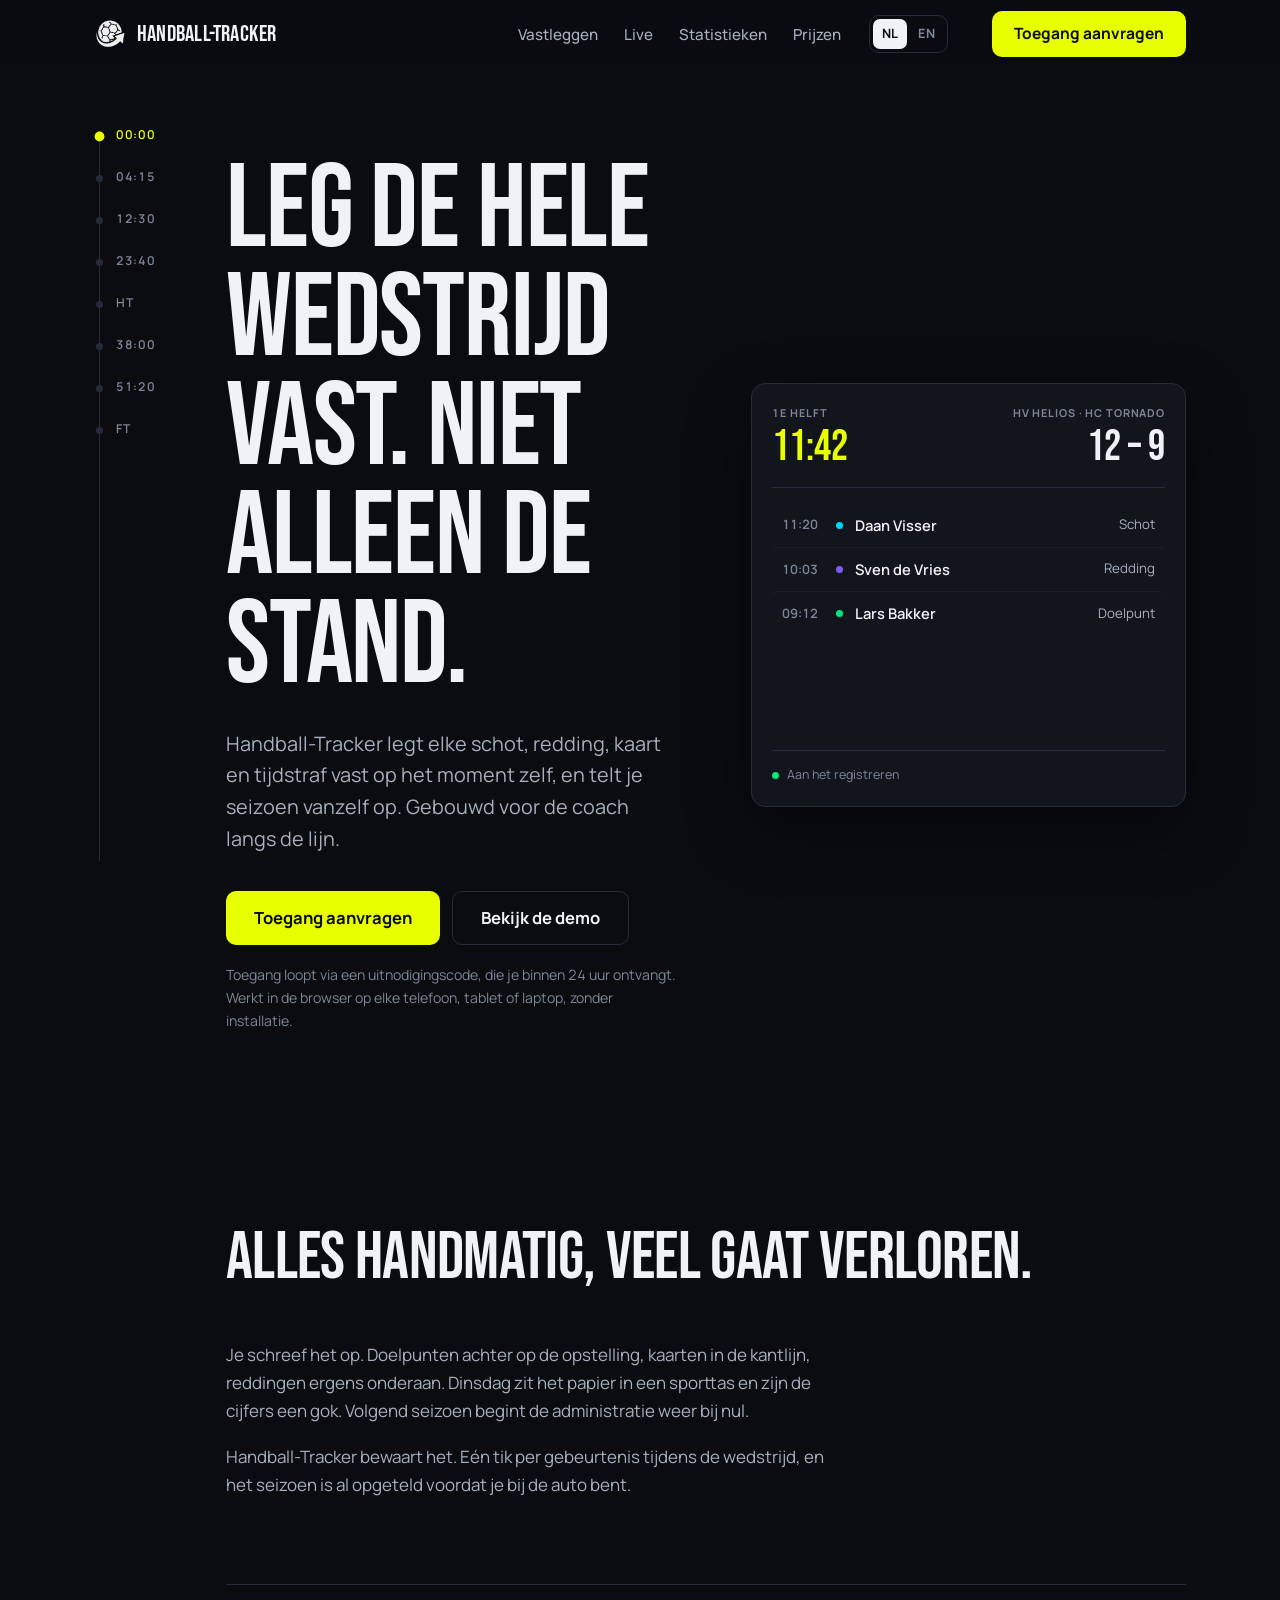
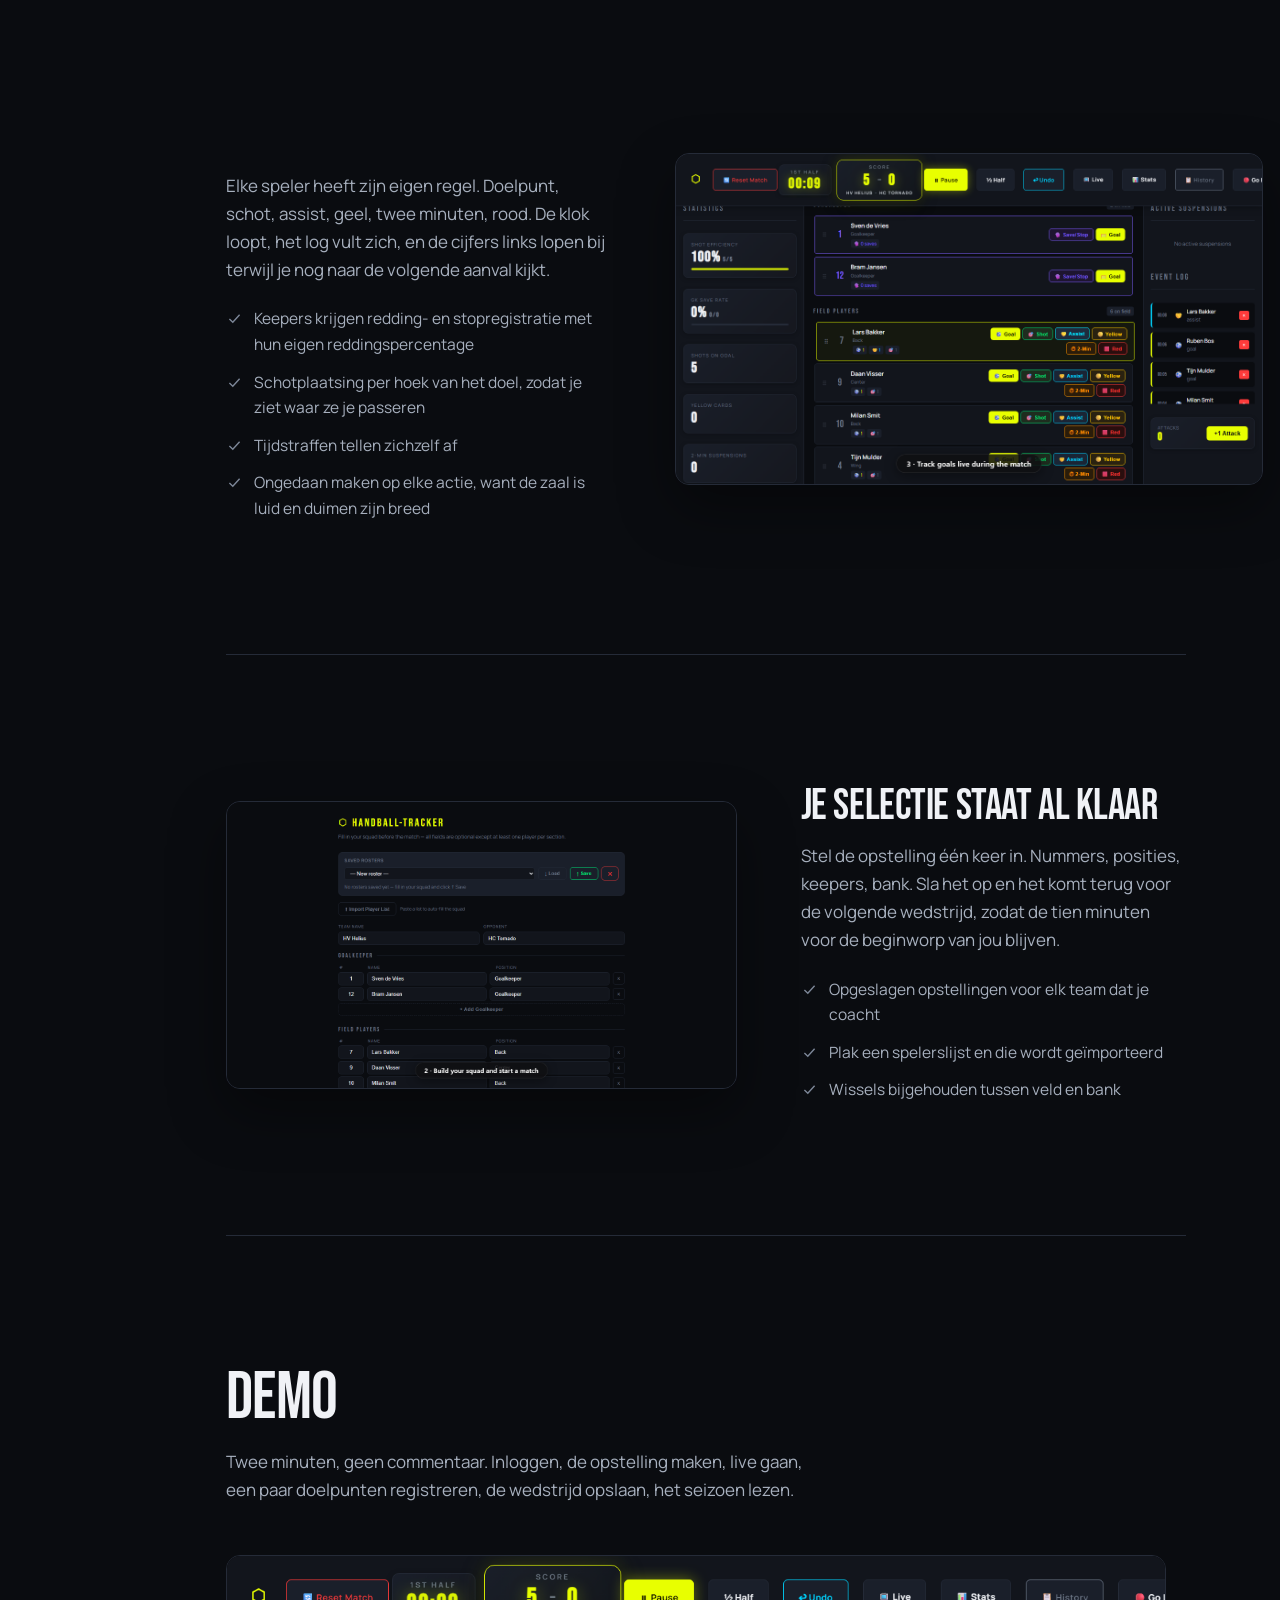
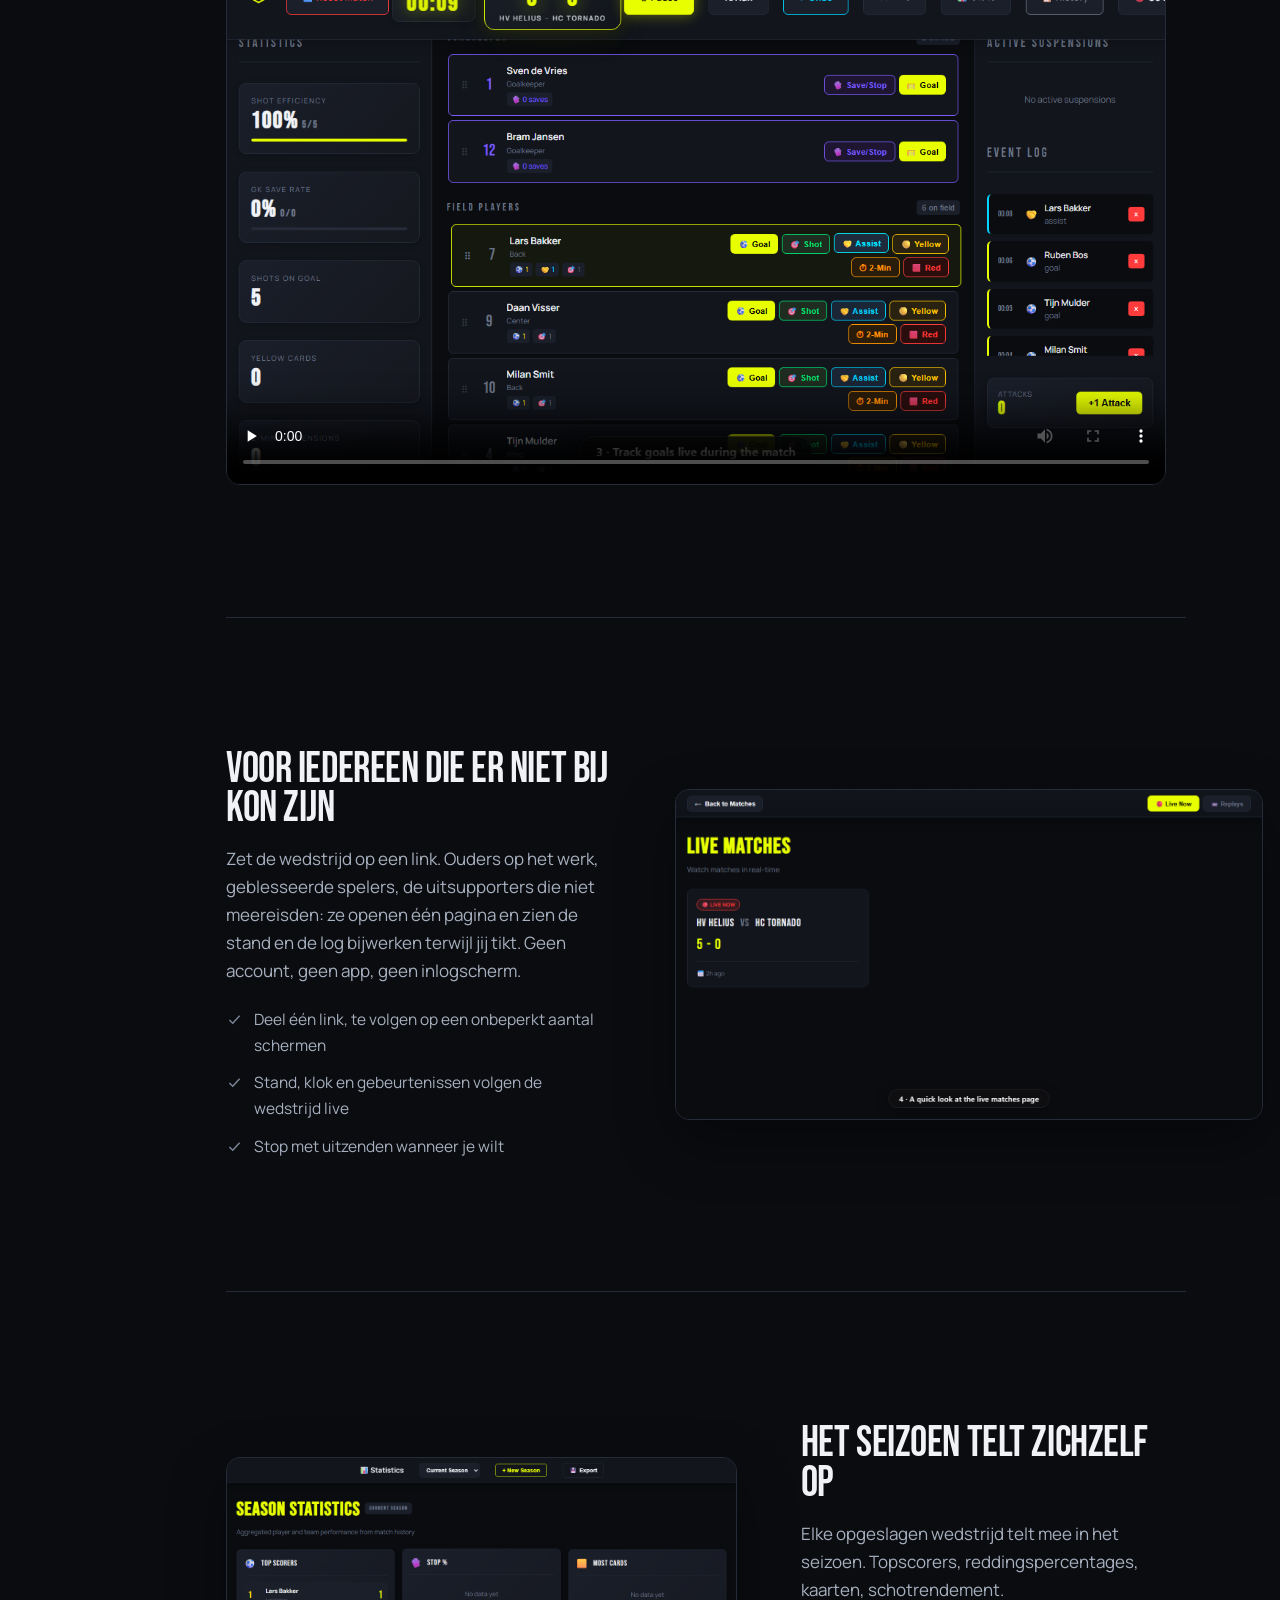
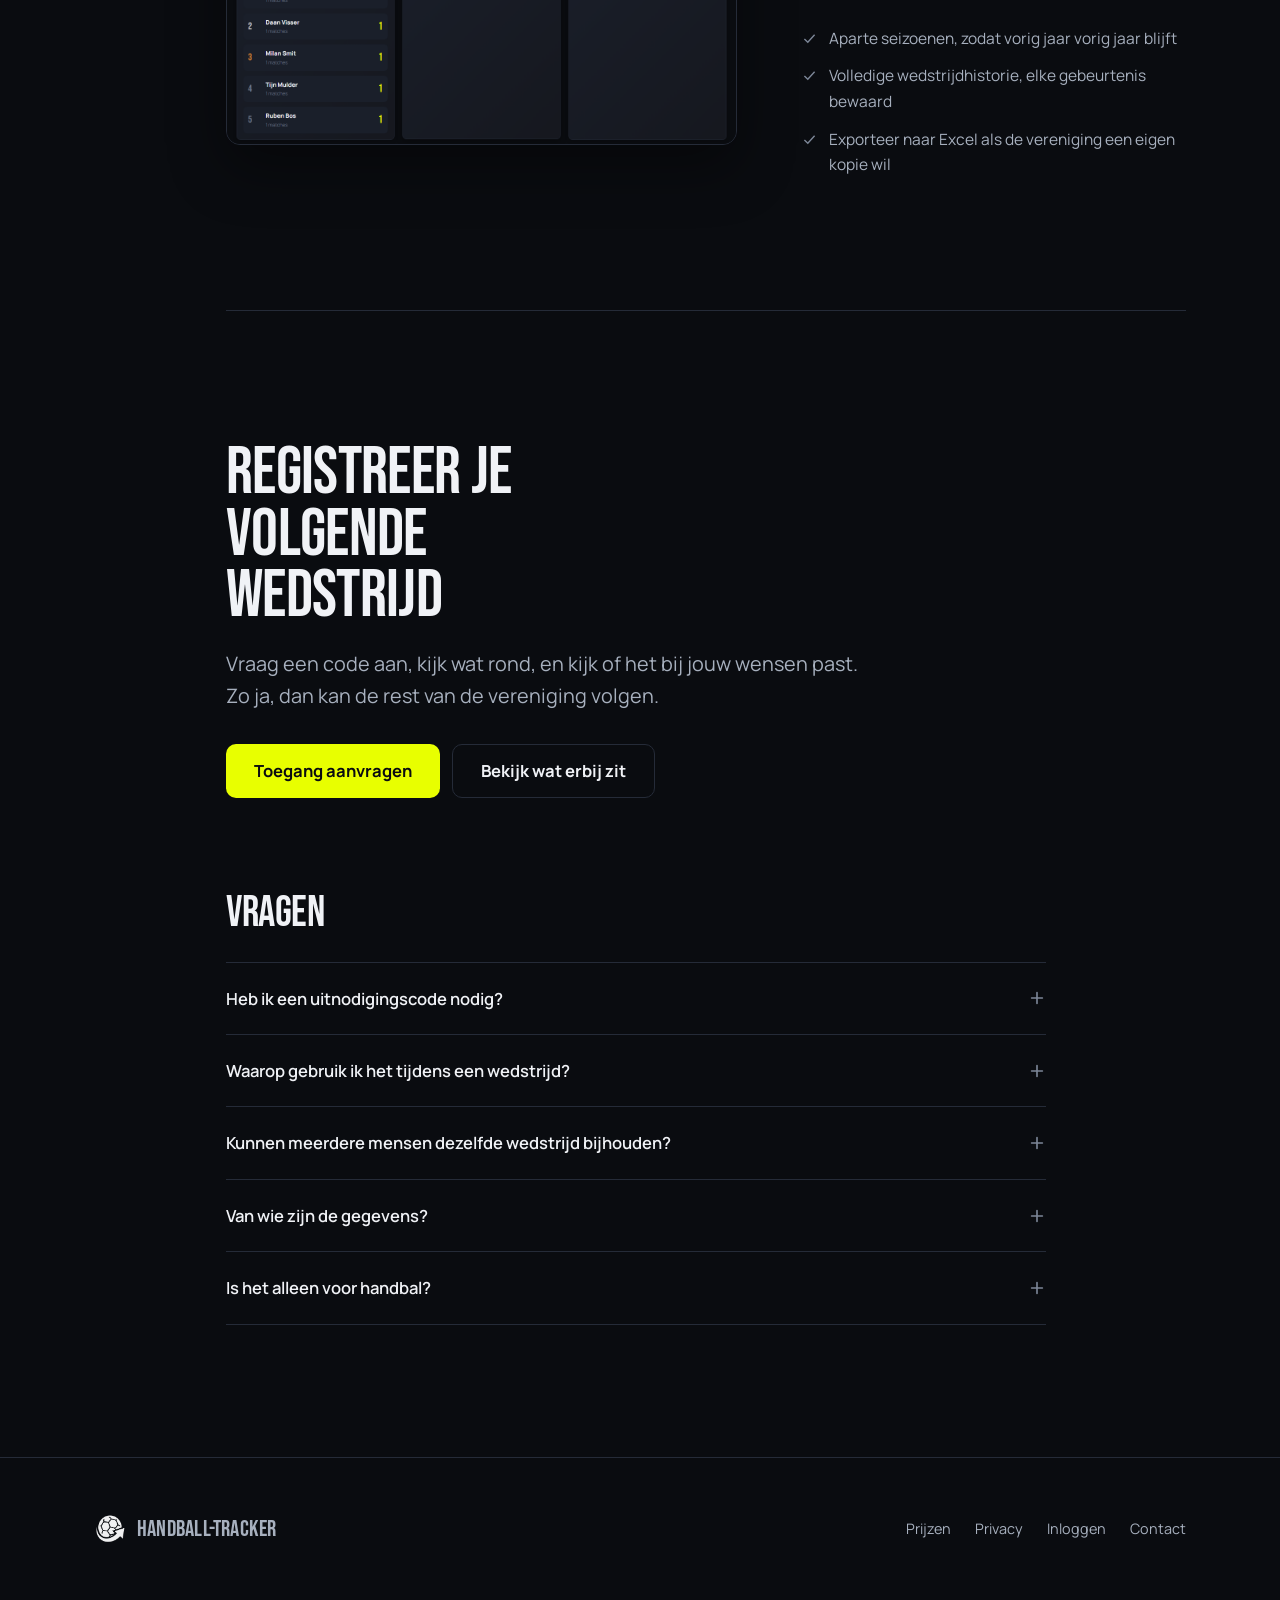
<file: index.html>
<!DOCTYPE html>
<html lang="nl"
      data-title-en="Handball-Tracker | Keep the whole match, not just the score"
      data-desc-en="Handball-Tracker records every shot, save, card and suspension as it happens, then turns your season into statistics you can use. Built for the coach on the sideline.">
<head>
<meta charset="UTF-8">
<meta name="viewport" content="width=device-width, initial-scale=1">
<title>Handball-Tracker | Leg de hele wedstrijd vast, niet alleen de stand</title>
<meta name="description" content="Handball-Tracker legt elke schot/goal, redding, kaart en tijdstraf vast op het moment zelf, en maakt van je seizoen bruikbare statistieken. Gebouwd voor de coach langs de lijn.">

<meta property="og:title" content="Handball-Tracker">
<meta property="og:description" content="Leg de hele wedstrijd vast, niet alleen de stand. Live wedstrijdregistratie, live uitzenden en seizoensstatistieken voor handbalcoaches en verenigingen.">
<meta property="og:type" content="website">

<link rel="icon" href="favicon-32.png" sizes="32x32">
<link rel="apple-touch-icon" href="favicon-180.png">

<link rel="preload" href="fonts/manrope-400-latin.woff2" as="font" type="font/woff2" crossorigin>
<link rel="preload" href="fonts/bebas-neue-400-latin.woff2" as="font" type="font/woff2" crossorigin>
<link rel="stylesheet" href="site.css">
</head>
<body>

<a class="skip-link" href="#main" data-i18n="skip">Naar de inhoud</a>

<header class="nav" id="nav">
  <div class="shell nav-inner">
    <a class="brand" href="index.html">
      <img class="brand-mark" src="Logo.png" width="428" height="389" alt="" decoding="async">
      <span class="brand-word">Handball-Tracker</span>
    </a>
    <ul class="nav-links">
      <li><a href="#tracking" data-i18n="nav.tracking">Vastleggen</a></li>
      <li><a href="#live" data-i18n="nav.live">Live</a></li>
      <li><a href="#stats" data-i18n="nav.stats">Statistieken</a></li>
      <li><a href="pricing.html" data-i18n="nav.plans">Prijzen</a></li>
    </ul>
    <div class="lang-switch" role="group" aria-label="Taal kiezen / Choose language">
      <button type="button" class="lang-btn" data-lang="nl" aria-pressed="true">NL</button>
      <button type="button" class="lang-btn" data-lang="en" aria-pressed="false">EN</button>
    </div>
    <a class="btn btn-primary" href="https://app.handball-tracker.com/?request=access" data-i18n="cta.request">Toegang aanvragen</a>
  </div>
</header>

<main id="main">
<div class="shell rail-grid">

  <!-- ------------------------------------------------------ rail -->
  <nav class="rail" aria-label="Paginasecties">
    <ul class="rail-list" id="rail">
      <li class="rail-item" data-for="throwoff">00:00</li>
      <li class="rail-item" data-for="problem">04:15</li>
      <li class="rail-item" data-for="tracking">12:30</li>
      <li class="rail-item" data-for="squad">23:40</li>
      <li class="rail-item" data-for="demo">HT</li>
      <li class="rail-item" data-for="live">38:00</li>
      <li class="rail-item" data-for="stats">51:20</li>
      <li class="rail-item" data-for="fulltime">FT</li>
    </ul>
  </nav>

  <div>

    <!-- ---------------------------------------------------- hero -->
    <section class="hero" id="throwoff">
      <span class="stamp" data-i18n-html="hero.stamp">00:00 &middot; BEGINWORP</span>
      <div class="hero-grid">
        <div>
          <h1 class="display d-hero" data-reveal data-i18n="hero.h1">Leg de hele wedstrijd vast. Niet alleen de stand.</h1>
          <p class="lede reveal-d1" data-reveal data-i18n="hero.lede">
            Handball-Tracker legt elke schot, redding, kaart en tijdstraf vast op het moment
            zelf, en telt je seizoen vanzelf op. Gebouwd voor de coach langs de lijn.
          </p>
          <div class="hero-cta reveal-d2" data-reveal>
            <a class="btn btn-primary btn-lg" href="https://app.handball-tracker.com/?request=access" data-i18n="cta.request">Toegang aanvragen</a>
            <a class="btn btn-ghost btn-lg" href="#demo" data-i18n="hero.watch">Bekijk de demo</a>
          </div>
          <p class="hero-note reveal-d2" data-reveal data-i18n="hero.note">
            Toegang loopt via een uitnodigingscode, die je binnen 24 uur ontvangt. Werkt in de
            browser op elke telefoon, tablet of laptop, zonder installatie.
          </p>
        </div>

        <!-- live board: the product demonstrating itself -->
        <div class="board reveal-d3" data-reveal aria-hidden="true">
          <div class="board-top">
            <div>
              <div class="board-half" id="boardHalf" data-i18n="board.half">1E HELFT</div>
              <div class="board-clock tnum" id="boardClock">00:00</div>
            </div>
            <div class="board-score">
              <div class="t">HV HELIOS &middot; HC TORNADO</div>
              <div class="n tnum"><span id="scoreHome">0</span> &ndash; <span id="scoreAway">0</span></div>
            </div>
          </div>
          <ul class="board-log" id="boardLog"></ul>
          <div class="board-foot">
            <span class="pulse"></span>
            <span id="boardFoot">Aan het registreren</span>
          </div>
        </div>
      </div>
    </section>

    <!-- ------------------------------------------------- problem -->
    <section class="sec sec-tight" id="problem">
      <span class="stamp">04:15</span>
      <div class="sec-head">
        <h2 class="display d-1" data-reveal data-i18n="problem.h2">Alles handmatig, veel gaat verloren.</h2>
      </div>
      <p class="reveal-d1" data-reveal data-i18n="problem.p1">
        Je schreef het op. Doelpunten achter op de opstelling, kaarten in de kantlijn, reddingen
        ergens onderaan. Dinsdag zit het papier in een sporttas en zijn de cijfers een gok.
        Volgend seizoen begint de administratie weer bij nul.
      </p>
      <p class="reveal-d1" data-reveal style="margin-top:18px" data-i18n="problem.p2">
        Handball-Tracker bewaart het. Eén tik per gebeurtenis tijdens de wedstrijd, en het
        seizoen is al opgeteld voordat je bij de auto bent.
      </p>
    </section>

    <!-- ------------------------------------------------ tracking -->
    <section class="sec" id="tracking">
      <span class="stamp">12:30</span>
      <div class="feat">
        <div class="feat-copy">
          <h3 class="display d-2" data-reveal data-i18n="track.h3">Eén tik per gebeurtenis</h3>
          <p class="reveal-d1" data-reveal data-i18n="track.p">
            Elke speler heeft zijn eigen regel. Doelpunt, schot, assist, geel, twee minuten,
            rood. De klok loopt, het log vult zich, en de cijfers links lopen bij
            terwijl je nog naar de volgende aanval kijkt.
          </p>
          <ul class="list reveal-d2" data-reveal>
            <li><svg viewBox="0 0 20 20" fill="none" stroke="currentColor" stroke-width="1.6" aria-hidden="true"><path d="M4 10.5l4 4 8-9"/></svg><span data-i18n="track.li1">Keepers krijgen redding- en stopregistratie met hun eigen reddingspercentage</span></li>
            <li><svg viewBox="0 0 20 20" fill="none" stroke="currentColor" stroke-width="1.6" aria-hidden="true"><path d="M4 10.5l4 4 8-9"/></svg><span data-i18n="track.li2">Schotplaatsing per hoek van het doel, zodat je ziet waar ze je passeren</span></li>
            <li><svg viewBox="0 0 20 20" fill="none" stroke="currentColor" stroke-width="1.6" aria-hidden="true"><path d="M4 10.5l4 4 8-9"/></svg><span data-i18n="track.li3">Tijdstraffen tellen zichzelf af</span></li>
            <li><svg viewBox="0 0 20 20" fill="none" stroke="currentColor" stroke-width="1.6" aria-hidden="true"><path d="M4 10.5l4 4 8-9"/></svg><span data-i18n="track.li4">Ongedaan maken op elke actie, want de zaal is luid en duimen zijn breed</span></li>
          </ul>
        </div>
        <div class="shot bleed-r reveal-d2" data-reveal>
          <img src="img/3-goals.png" width="1280" height="720" loading="lazy" decoding="async"
               data-i18n-alt="track.alt"
               alt="Wedstrijdscherm tijdens het spel: een lopende klok, een stand van 5 tegen 0, één regel per speler met knoppen voor doelpunt, schot, assist en kaart, en een gebeurtenissenlog met minuutstempel aan de rechterkant.">
        </div>
      </div>
    </section>

    <!-- --------------------------------------------------- squad -->
    <section class="sec" id="squad">
      <span class="stamp">23:40</span>
      <div class="feat feat-flip">
        <div class="feat-copy">
          <h3 class="display d-2" data-reveal data-i18n="squad.h3">Je selectie staat al klaar</h3>
          <p class="reveal-d1" data-reveal data-i18n="squad.p">
            Stel de opstelling één keer in. Nummers, posities, keepers, bank. Sla het op en het
            komt terug voor de volgende wedstrijd, zodat de tien minuten voor de beginworp van
            jou blijven.
          </p>
          <ul class="list reveal-d2" data-reveal>
            <li><svg viewBox="0 0 20 20" fill="none" stroke="currentColor" stroke-width="1.6" aria-hidden="true"><path d="M4 10.5l4 4 8-9"/></svg><span data-i18n="squad.li1">Opgeslagen opstellingen voor elk team dat je coacht</span></li>
            <li><svg viewBox="0 0 20 20" fill="none" stroke="currentColor" stroke-width="1.6" aria-hidden="true"><path d="M4 10.5l4 4 8-9"/></svg><span data-i18n="squad.li2">Plak een spelerslijst en die wordt geïmporteerd</span></li>
            <li><svg viewBox="0 0 20 20" fill="none" stroke="currentColor" stroke-width="1.6" aria-hidden="true"><path d="M4 10.5l4 4 8-9"/></svg><span data-i18n="squad.li3">Wissels bijgehouden tussen veld en bank</span></li>
          </ul>
        </div>
        <div class="shot reveal-d2" data-reveal>
          <img src="img/2-roster.png" width="1280" height="720" loading="lazy" decoding="async"
               data-i18n-alt="squad.alt"
               alt="Scherm voor het instellen van de opstelling, met spelers, rugnummers en posities, en keepers apart van de veldspelers.">
        </div>
      </div>
    </section>

    <!-- ---------------------------------------------------- demo -->
    <section class="sec" id="demo">
      <span class="stamp" data-i18n-html="demo.stamp">RUST</span>
      <div class="sec-head">
        <h2 class="display d-1" data-reveal data-i18n="demo.h2">Demo</h2>
        <p class="reveal-d1" data-reveal data-i18n="demo.p">
          Twee minuten, geen commentaar. Inloggen, de opstelling maken, live gaan, een paar doelpunten
          registreren, de wedstrijd opslaan, het seizoen lezen.
        </p>
      </div>
      <div class="video-wrap reveal-d2" data-reveal>
        <video controls preload="none" poster="img/3-goals.png"
               data-i18n-aria="demo.videoAria"
               aria-label="Stille rondleiding door Handball-Tracker, van inloggen tot seizoensstatistieken">
          <source src="img/demo.webm" type="video/webm">
          <span data-i18n="demo.videoFallback">Je browser kan deze video niet afspelen. De rondleiding behandelt inloggen, het instellen van de opstelling, live doelpunten bijhouden, uitzenden, een wedstrijd opslaan en seizoensstatistieken lezen.</span>
        </video>
      </div>
    </section>

    <!-- ---------------------------------------------------- live -->
    <section class="sec" id="live">
      <span class="stamp">38:00</span>
      <div class="feat">
        <div class="feat-copy">
          <h3 class="display d-2" data-reveal data-i18n="live.h3">Voor iedereen die er niet bij kon zijn</h3>
          <p class="reveal-d1" data-reveal data-i18n="live.p">
            Zet de wedstrijd op een link. Ouders op het werk, geblesseerde spelers, de
            uitsupporters die niet meereisden: ze openen één pagina en zien de stand en de
            log bijwerken terwijl jij tikt. Geen account, geen app, geen
            inlogscherm.
          </p>
          <ul class="list reveal-d2" data-reveal>
            <li><svg viewBox="0 0 20 20" fill="none" stroke="currentColor" stroke-width="1.6" aria-hidden="true"><path d="M4 10.5l4 4 8-9"/></svg><span data-i18n="live.li1">Deel één link, te volgen op een onbeperkt aantal schermen</span></li>
            <li><svg viewBox="0 0 20 20" fill="none" stroke="currentColor" stroke-width="1.6" aria-hidden="true"><path d="M4 10.5l4 4 8-9"/></svg><span data-i18n="live.li2">Stand, klok en gebeurtenissen volgen de wedstrijd live</span></li>
            <li><svg viewBox="0 0 20 20" fill="none" stroke="currentColor" stroke-width="1.6" aria-hidden="true"><path d="M4 10.5l4 4 8-9"/></svg><span data-i18n="live.li3">Stop met uitzenden wanneer je wilt</span></li>
          </ul>
        </div>
        <div class="shot bleed-r reveal-d2" data-reveal>
          <img src="img/4b-livepage.png" width="1280" height="720" loading="lazy" decoding="async"
               data-i18n-alt="live.alt"
               alt="Openbare live-pagina met de huidige stand en een doorlopende lijst van wedstrijdgebeurtenissen, bekeken door een volger zonder account.">
        </div>
      </div>
    </section>

    <!-- --------------------------------------------------- stats -->
    <section class="sec" id="stats">
      <span class="stamp">51:20</span>
      <div class="feat feat-flip">
        <div class="feat-copy">
          <h3 class="display d-2" data-reveal data-i18n="stats.h3">Het seizoen telt zichzelf op</h3>
          <p class="reveal-d1" data-reveal data-i18n="stats.p">
            Elke opgeslagen wedstrijd telt mee in het seizoen. Topscorers, reddingspercentages,
            kaarten, schotrendement.
          </p>
          <ul class="list reveal-d2" data-reveal>
            <li><svg viewBox="0 0 20 20" fill="none" stroke="currentColor" stroke-width="1.6" aria-hidden="true"><path d="M4 10.5l4 4 8-9"/></svg><span data-i18n="stats.li1">Aparte seizoenen, zodat vorig jaar vorig jaar blijft</span></li>
            <li><svg viewBox="0 0 20 20" fill="none" stroke="currentColor" stroke-width="1.6" aria-hidden="true"><path d="M4 10.5l4 4 8-9"/></svg><span data-i18n="stats.li2">Volledige wedstrijdhistorie, elke gebeurtenis bewaard</span></li>
            <li><svg viewBox="0 0 20 20" fill="none" stroke="currentColor" stroke-width="1.6" aria-hidden="true"><path d="M4 10.5l4 4 8-9"/></svg><span data-i18n="stats.li3">Exporteer naar Excel als de vereniging een eigen kopie wil</span></li>
          </ul>
        </div>
        <div class="shot reveal-d2" data-reveal>
          <img src="img/6-stats.png" width="1280" height="720" loading="lazy" decoding="async"
               data-i18n-alt="stats.alt"
               alt="Pagina met seizoensstatistieken, met een tabel van topscorers, keeperstoppercentage en een paneel met de meeste kaarten.">
        </div>
      </div>
    </section>

    <!-- ------------------------------------------------ fulltime -->
    <section class="sec" id="fulltime">
      <span class="stamp" data-i18n-html="close.stamp">EINDE</span>

      <div class="closing">
        <h2 class="display d-1" data-reveal data-i18n="close.h2">Registreer je volgende wedstrijd</h2>
        <p class="lede reveal-d1" data-reveal style="margin-top:20px" data-i18n="close.lede">
          Vraag een code aan, kijk wat rond, en kijk of het bij jouw wensen past.
          Zo ja, dan kan de rest van de vereniging volgen.
        </p>
        <div class="hero-cta reveal-d2" data-reveal>
          <a class="btn btn-primary btn-lg" href="https://app.handball-tracker.com/?request=access" data-i18n="cta.request">Toegang aanvragen</a>
          <a class="btn btn-ghost btn-lg" href="pricing.html" data-i18n="close.see">Bekijk wat erbij zit</a>
        </div>
      </div>

      <h2 class="display d-2" data-reveal style="margin-top:96px;margin-bottom:28px" data-i18n="faq.h2">Vragen</h2>
      <div class="faq">
        <details class="faq-item">
          <summary class="faq-q">
            <span data-i18n="faq.q1">Heb ik een uitnodigingscode nodig?</span>
            <svg viewBox="0 0 20 20" fill="none" stroke="currentColor" stroke-width="1.8" stroke-linecap="round" aria-hidden="true"><path d="M10 4v12M4 10h12"/></svg>
          </summary>
          <div class="faq-a">
            <p data-i18n="faq.a1">Ja. Accounts worden aangemaakt met een uitnodigingscode zolang het product in
            vroege toegang is. Gebruikt je vereniging het al, vraag het dan aan wie het heeft
            ingesteld. Zo niet, gebruik dan hierboven Toegang aanvragen en je krijgt binnen 24
            uur een persoonlijke code.</p>
          </div>
        </details>
        <details class="faq-item">
          <summary class="faq-q">
            <span data-i18n="faq.q2">Waarop gebruik ik het tijdens een wedstrijd?</span>
            <svg viewBox="0 0 20 20" fill="none" stroke="currentColor" stroke-width="1.8" stroke-linecap="round" aria-hidden="true"><path d="M10 4v12M4 10h12"/></svg>
          </summary>
          <div class="faq-a">
            <p data-i18n="faq.a2">Een browser. Telefoon, tablet of laptop, wat je al bij je hebt. Een tablet geeft
            je de grootste knoppen, wat meer uitmaakt dan je denkt bij 3-3 met nog vier minuten
            te gaan. Er is niets te installeren en geen app-store.</p>
          </div>
        </details>
        <details class="faq-item">
          <summary class="faq-q">
            <span data-i18n="faq.q3">Kunnen meerdere mensen dezelfde wedstrijd bijhouden?</span>
            <svg viewBox="0 0 20 20" fill="none" stroke="currentColor" stroke-width="1.8" stroke-linecap="round" aria-hidden="true"><path d="M10 4v12M4 10h12"/></svg>
          </summary>
          <div class="faq-a">
            <p data-i18n="faq.a3">Je wedstrijden synchroniseren tussen je eigen apparaten, dus je kunt op een
            telefoon beginnen en op een tablet afmaken. Volgers die de live-link bekijken zien
            de wedstrijd bijwerken, maar kunnen niets wijzigen.</p>
          </div>
        </details>
        <details class="faq-item">
          <summary class="faq-q">
            <span data-i18n="faq.q4">Van wie zijn de gegevens?</span>
            <svg viewBox="0 0 20 20" fill="none" stroke="currentColor" stroke-width="1.8" stroke-linecap="round" aria-hidden="true"><path d="M10 4v12M4 10h12"/></svg>
          </summary>
          <div class="faq-a">
            <p data-i18n="faq.a4">Van jou. Elke wedstrijd en elk seizoen kun je op elk moment naar Excel
            exporteren, zodat de vereniging haar eigen historie in eigen beheer houdt, wat er
            ook met een abonnement gebeurt.</p>
          </div>
        </details>
        <details class="faq-item">
          <summary class="faq-q">
            <span data-i18n="faq.q5">Is het alleen voor handbal?</span>
            <svg viewBox="0 0 20 20" fill="none" stroke="currentColor" stroke-width="1.8" stroke-linecap="round" aria-hidden="true"><path d="M10 4v12M4 10h12"/></svg>
          </summary>
          <div class="faq-a">
            <p data-i18n="faq.a5">Alleen handbal. Tijdstraffen, zevenmeterworpen, keeperstoppercentage en het
            tellen van aanvallen zitten in de manier waarop het werkt, niet als toevoeging op
            een algemene sporttracker.</p>
          </div>
        </details>
      </div>
    </section>

  </div>
</div>
</main>

<footer class="footer">
  <div class="shell footer-inner">
    <a class="brand" href="index.html">
      <img class="brand-mark" src="Logo.png" width="428" height="389" alt="" decoding="async">
      <span class="brand-word">Handball-Tracker</span>
    </a>
    <ul class="footer-links">
      <li><a href="pricing.html" data-i18n="foot.plans">Prijzen</a></li>
      <li><a href="privacy.html" data-i18n="foot.privacy">Privacy</a></li>
      <li><a href="https://app.handball-tracker.com/" data-i18n="foot.signin">Inloggen</a></li>
      <li><a href="mailto:info@handball-tracker.com" data-i18n="foot.contact">Contact</a></li>
    </ul>
  </div>
</footer>

<script src="i18n.js"></script>
<script src="site.js"></script>
</body>
</html>
</file>
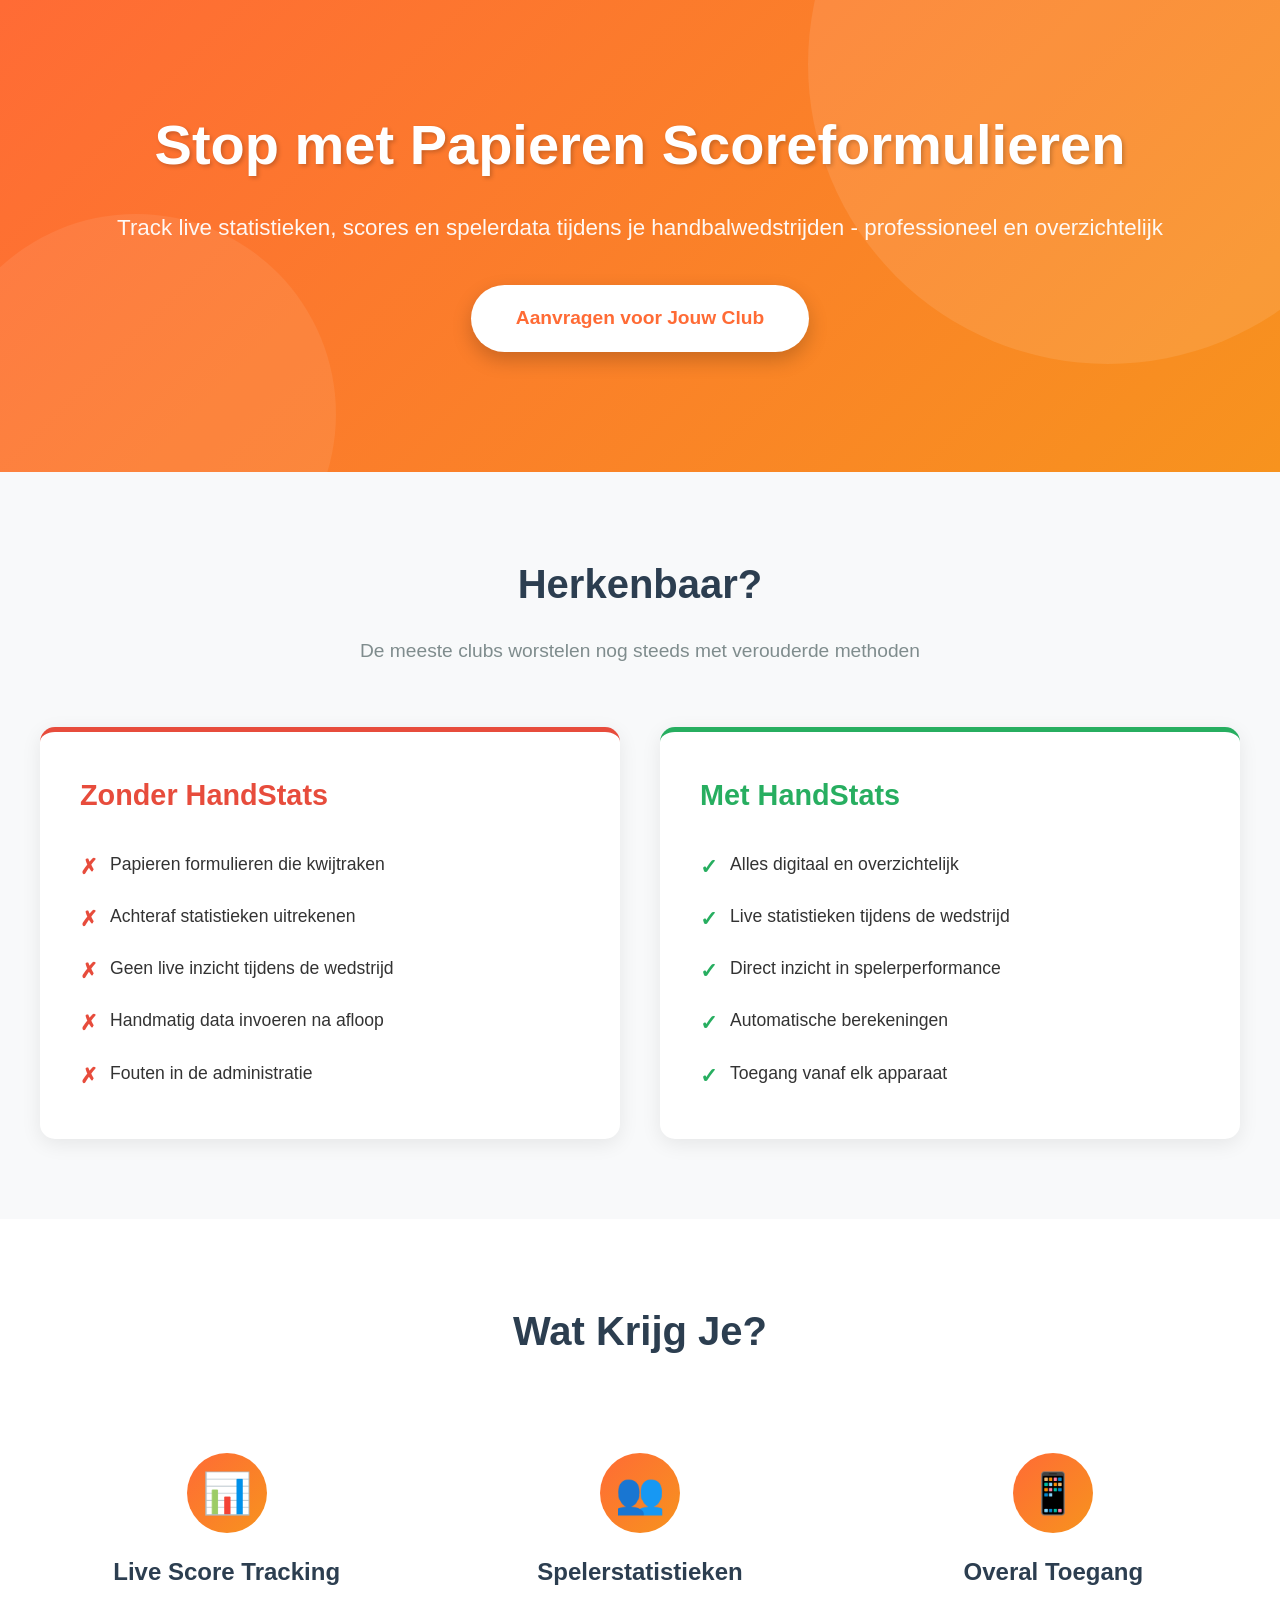
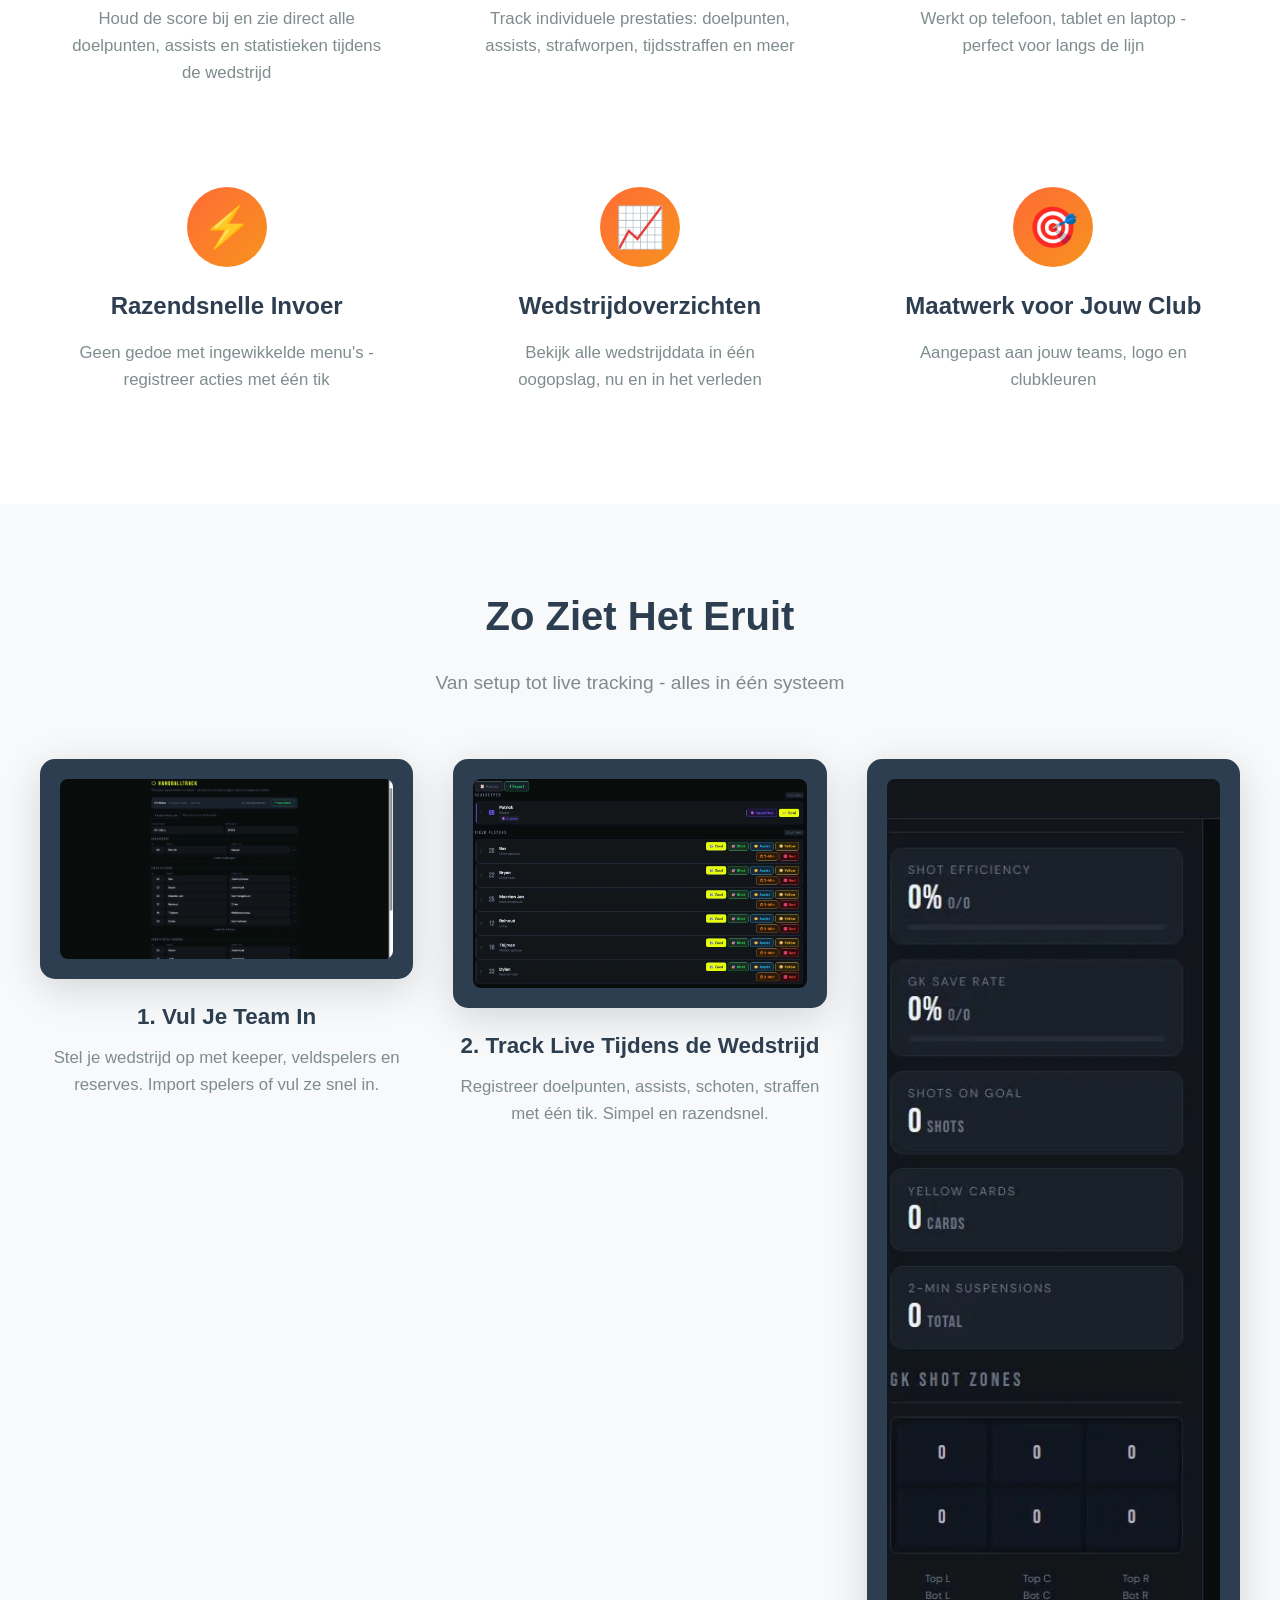
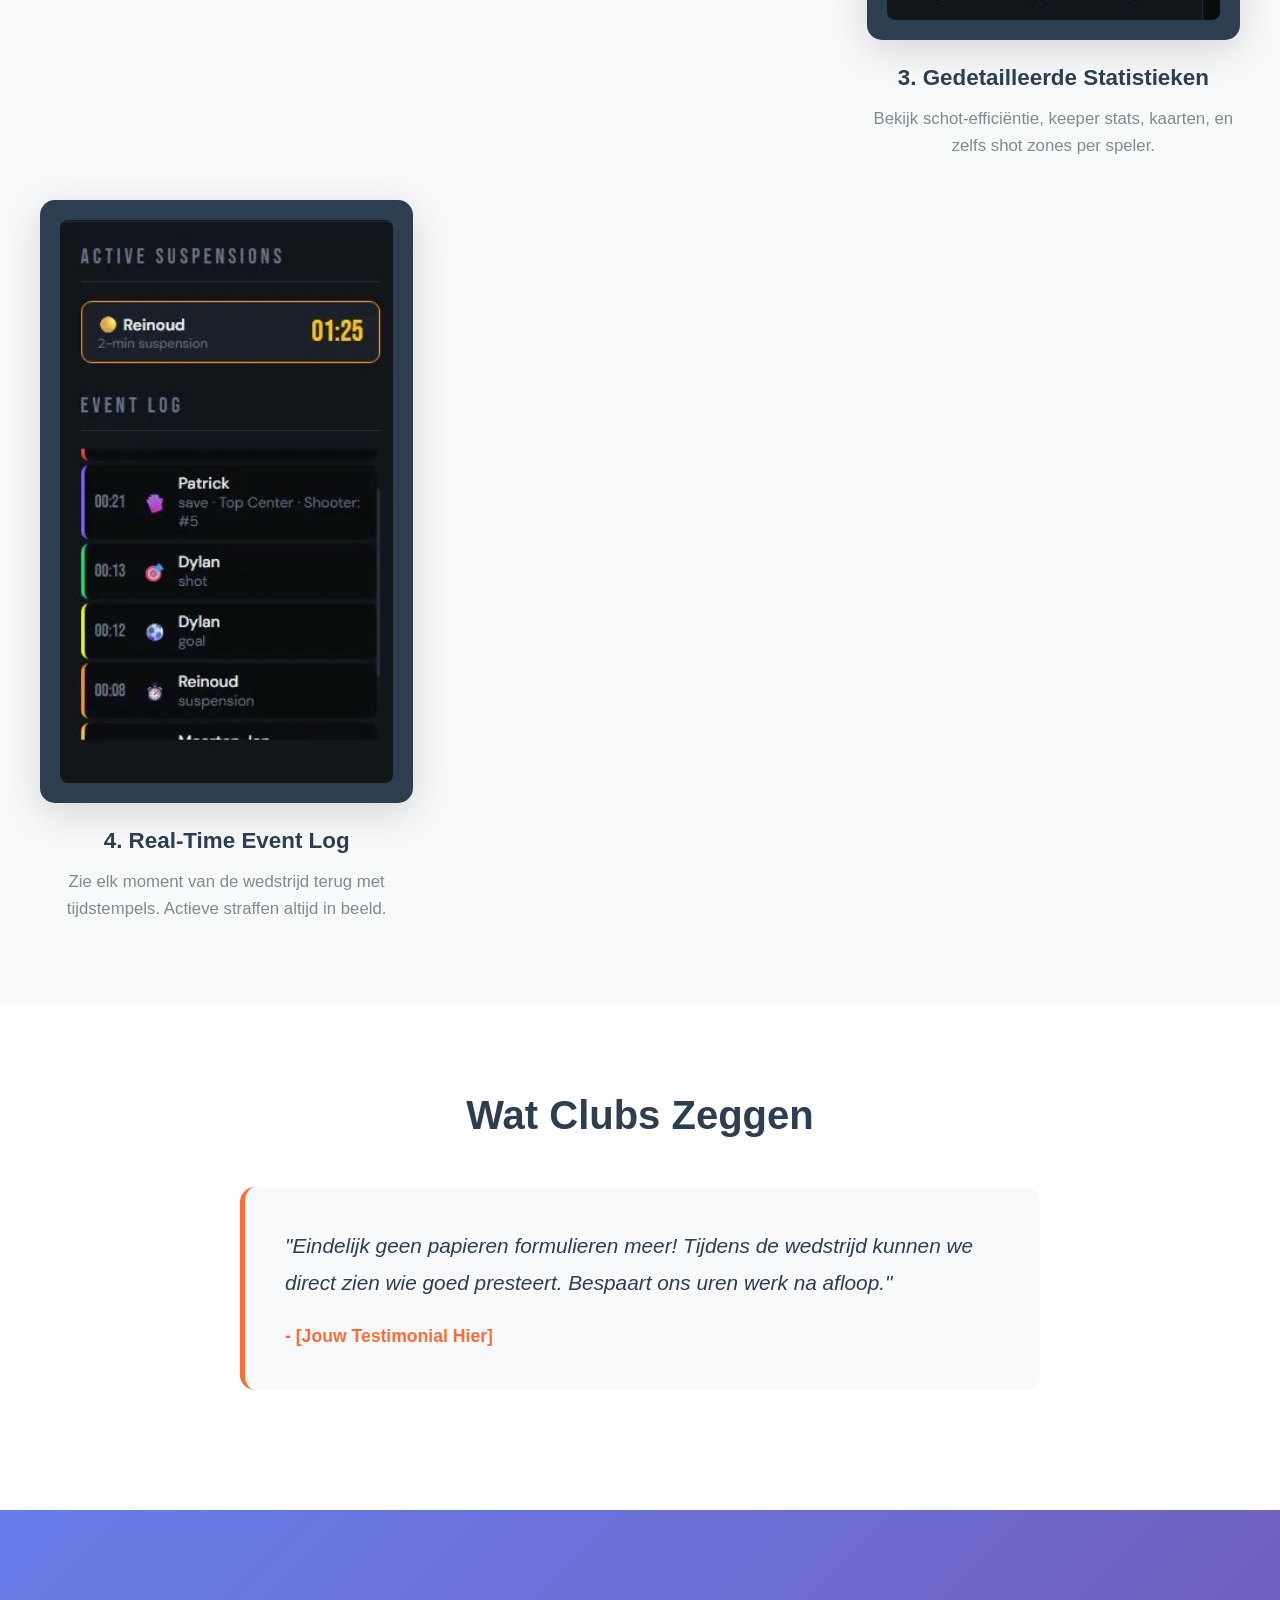
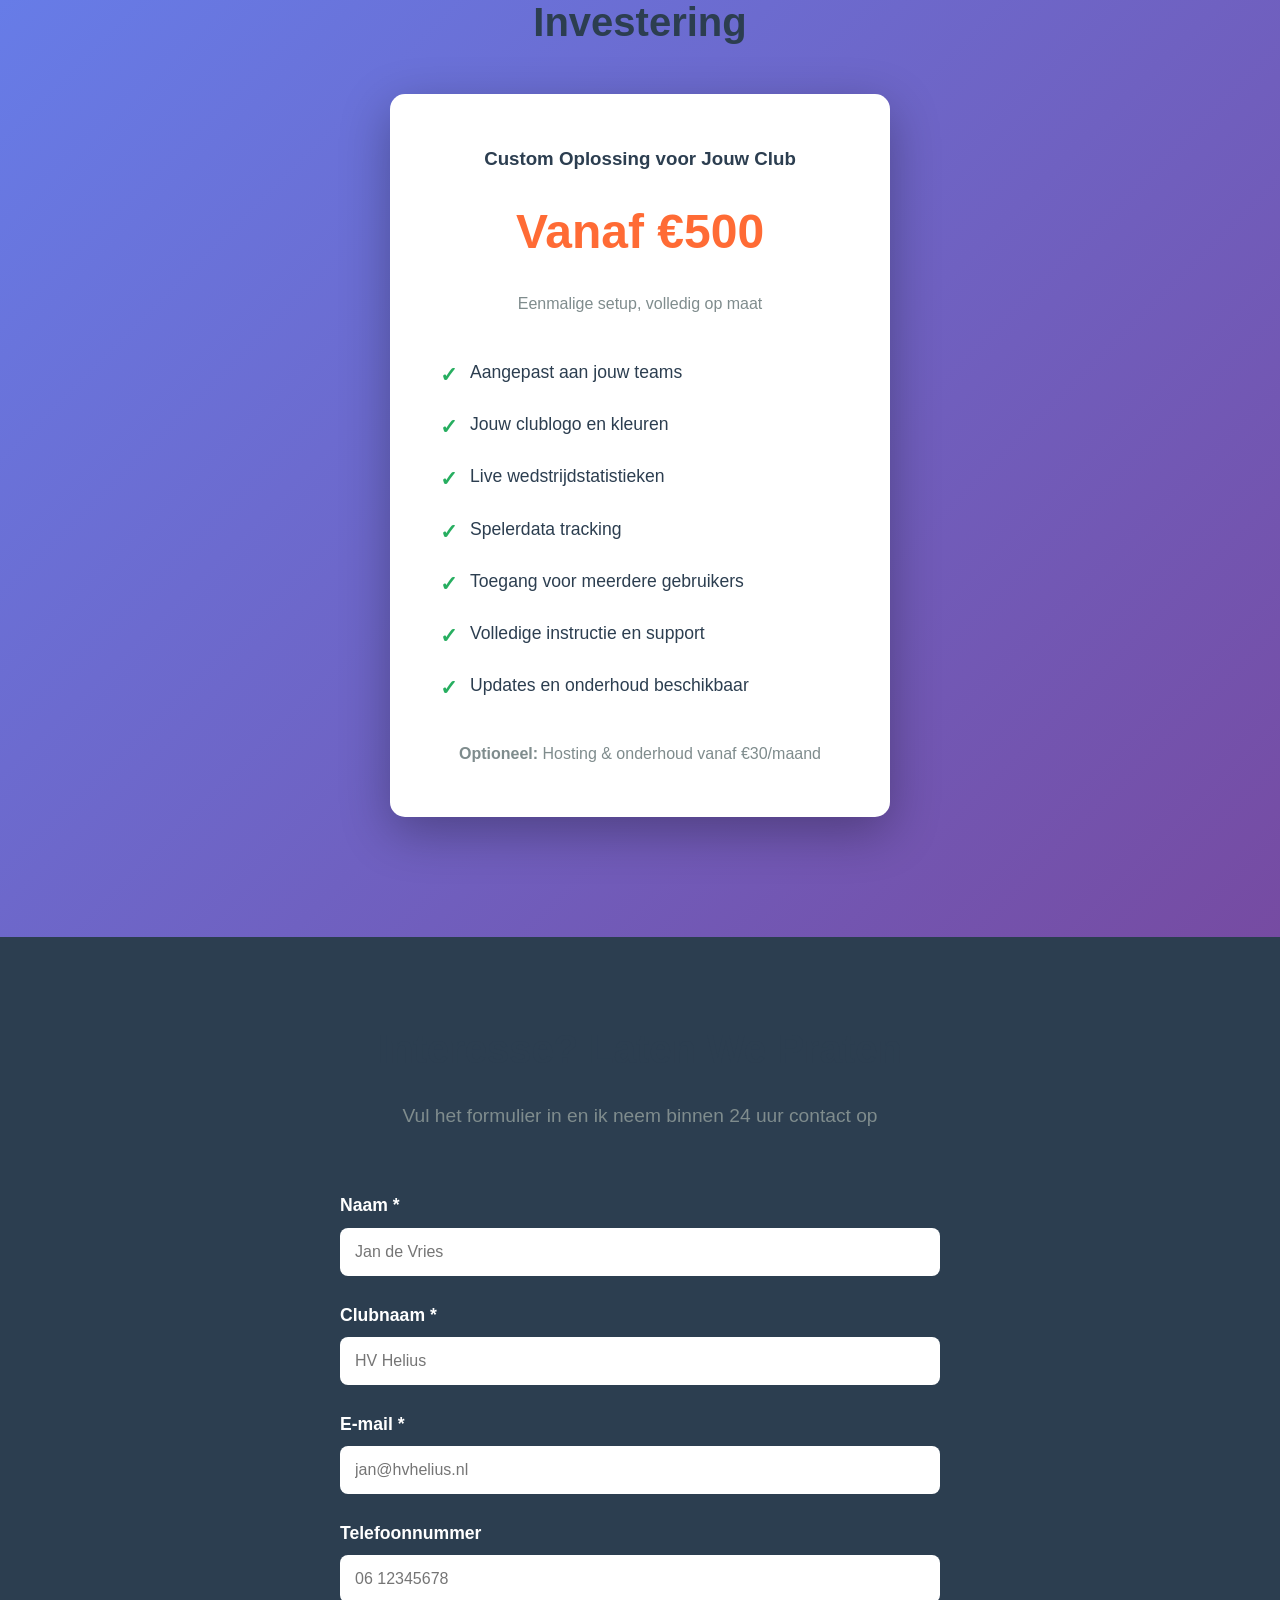
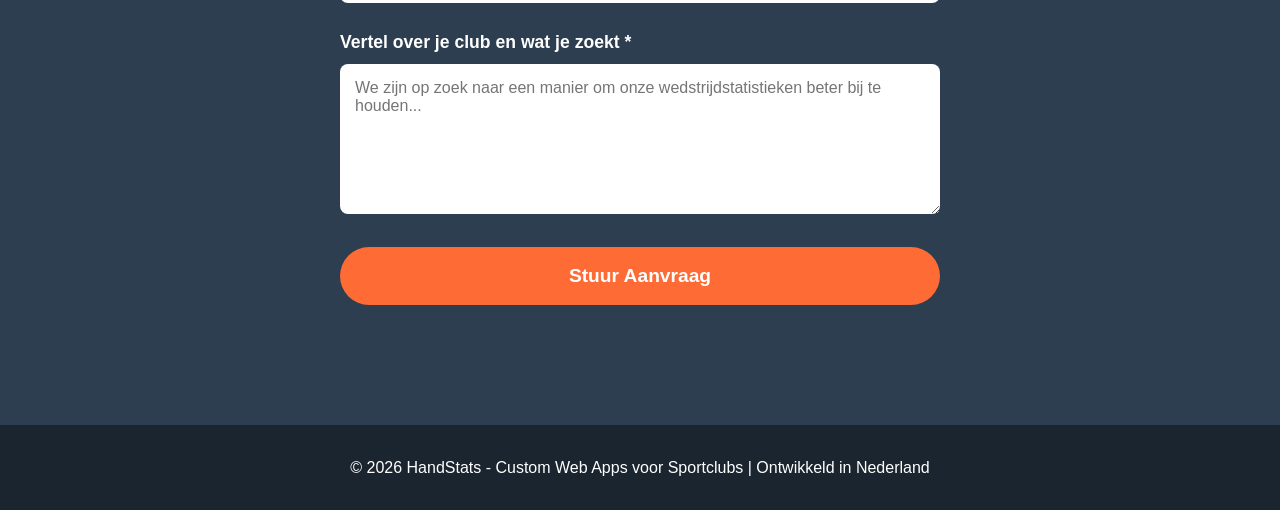
<file: handball-landing.html>
<!DOCTYPE html>
<html lang="nl">
<head>
    <meta charset="UTF-8">
    <meta name="viewport" content="width=device-width, initial-scale=1.0">
    <title>HandStats - Live Wedstrijdstatistieken voor Handbalclubs</title>
    <style>
        * {
            margin: 0;
            padding: 0;
            box-sizing: border-box;
        }

        body {
            font-family: 'Segoe UI', Tahoma, Geneva, Verdana, sans-serif;
            line-height: 1.6;
            color: #333;
            overflow-x: hidden;
        }

        /* Hero Section */
        .hero {
            background: linear-gradient(135deg, #FF6B35 0%, #F7931E 100%);
            color: white;
            padding: 100px 20px 120px;
            text-align: center;
            position: relative;
            overflow: hidden;
        }

        .hero::before {
            content: '';
            position: absolute;
            top: -50%;
            right: -10%;
            width: 600px;
            height: 600px;
            background: rgba(255, 255, 255, 0.1);
            border-radius: 50%;
            z-index: 0;
        }

        .hero::after {
            content: '';
            position: absolute;
            bottom: -30%;
            left: -5%;
            width: 400px;
            height: 400px;
            background: rgba(255, 255, 255, 0.08);
            border-radius: 50%;
            z-index: 0;
        }

        .hero-content {
            max-width: 1200px;
            margin: 0 auto;
            position: relative;
            z-index: 1;
        }

        .hero h1 {
            font-size: 3.5rem;
            font-weight: 800;
            margin-bottom: 20px;
            text-shadow: 2px 2px 4px rgba(0,0,0,0.2);
        }

        .hero .subtitle {
            font-size: 1.4rem;
            margin-bottom: 40px;
            opacity: 0.95;
            font-weight: 300;
        }

        .cta-button {
            display: inline-block;
            background: white;
            color: #FF6B35;
            padding: 18px 45px;
            font-size: 1.2rem;
            font-weight: 700;
            text-decoration: none;
            border-radius: 50px;
            transition: all 0.3s ease;
            box-shadow: 0 8px 20px rgba(0,0,0,0.2);
        }

        .cta-button:hover {
            transform: translateY(-3px);
            box-shadow: 0 12px 30px rgba(0,0,0,0.3);
        }

        /* Problem/Solution Section */
        .problem-solution {
            padding: 80px 20px;
            background: #f8f9fa;
        }

        .container {
            max-width: 1200px;
            margin: 0 auto;
        }

        .section-title {
            text-align: center;
            font-size: 2.5rem;
            margin-bottom: 20px;
            color: #2c3e50;
            font-weight: 700;
        }

        .section-subtitle {
            text-align: center;
            font-size: 1.2rem;
            color: #7f8c8d;
            margin-bottom: 60px;
        }

        .comparison {
            display: grid;
            grid-template-columns: 1fr 1fr;
            gap: 40px;
            margin-top: 40px;
        }

        .comparison-card {
            background: white;
            padding: 40px;
            border-radius: 15px;
            box-shadow: 0 5px 20px rgba(0,0,0,0.08);
        }

        .comparison-card.problem {
            border-top: 5px solid #e74c3c;
        }

        .comparison-card.solution {
            border-top: 5px solid #27ae60;
        }

        .comparison-card h3 {
            font-size: 1.8rem;
            margin-bottom: 20px;
        }

        .comparison-card.problem h3 {
            color: #e74c3c;
        }

        .comparison-card.solution h3 {
            color: #27ae60;
        }

        .comparison-card ul {
            list-style: none;
            padding-left: 0;
        }

        .comparison-card li {
            padding: 12px 0;
            padding-left: 30px;
            position: relative;
            font-size: 1.1rem;
        }

        .comparison-card.problem li::before {
            content: '✗';
            position: absolute;
            left: 0;
            color: #e74c3c;
            font-weight: bold;
            font-size: 1.3rem;
        }

        .comparison-card.solution li::before {
            content: '✓';
            position: absolute;
            left: 0;
            color: #27ae60;
            font-weight: bold;
            font-size: 1.3rem;
        }

        /* Features Section */
        .features {
            padding: 80px 20px;
            background: white;
        }

        .features-grid {
            display: grid;
            grid-template-columns: repeat(auto-fit, minmax(280px, 1fr));
            gap: 40px;
            margin-top: 60px;
        }

        .feature-card {
            text-align: center;
            padding: 30px;
            border-radius: 15px;
            transition: transform 0.3s ease;
        }

        .feature-card:hover {
            transform: translateY(-10px);
        }

        .feature-icon {
            width: 80px;
            height: 80px;
            margin: 0 auto 20px;
            background: linear-gradient(135deg, #FF6B35 0%, #F7931E 100%);
            border-radius: 50%;
            display: flex;
            align-items: center;
            justify-content: center;
            font-size: 2.5rem;
        }

        .feature-card h3 {
            font-size: 1.5rem;
            margin-bottom: 15px;
            color: #2c3e50;
        }

        .feature-card p {
            color: #7f8c8d;
            font-size: 1.05rem;
        }

        /* Screenshot Section */
        .screenshots {
            padding: 80px 20px;
            background: #f8f9fa;
        }

        .screenshot-placeholder {
            background: linear-gradient(135deg, #667eea 0%, #764ba2 100%);
            border-radius: 15px;
            padding: 100px 20px;
            text-align: center;
            color: white;
            font-size: 1.5rem;
            margin-top: 40px;
            box-shadow: 0 10px 40px rgba(0,0,0,0.15);
        }

        .screenshots-grid {
            display: grid;
            grid-template-columns: repeat(auto-fit, minmax(280px, 1fr));
            gap: 40px;
            margin-top: 60px;
        }

        .screenshot-item {
            text-align: center;
        }

        .screenshot-wrapper {
            background: #2c3e50;
            border-radius: 15px;
            padding: 20px;
            box-shadow: 0 10px 40px rgba(0,0,0,0.15);
            margin-bottom: 20px;
            transition: transform 0.3s ease, box-shadow 0.3s ease;
        }

        .screenshot-wrapper:hover {
            transform: translateY(-10px);
            box-shadow: 0 15px 50px rgba(0,0,0,0.25);
        }

        .screenshot-wrapper img {
            width: 100%;
            height: auto;
            border-radius: 8px;
            display: block;
        }

        .screenshot-item h3 {
            font-size: 1.4rem;
            color: #2c3e50;
            margin-bottom: 10px;
            font-weight: 700;
        }

        .screenshot-item p {
            color: #7f8c8d;
            font-size: 1.05rem;
            line-height: 1.6;
        }

        /* Testimonial Section */
        .testimonials {
            padding: 80px 20px;
            background: white;
        }

        .testimonial-card {
            background: #f8f9fa;
            padding: 40px;
            border-radius: 15px;
            max-width: 800px;
            margin: 40px auto;
            border-left: 5px solid #FF6B35;
        }

        .testimonial-text {
            font-size: 1.3rem;
            font-style: italic;
            color: #2c3e50;
            margin-bottom: 20px;
            line-height: 1.8;
        }

        .testimonial-author {
            font-weight: 700;
            color: #FF6B35;
            font-size: 1.1rem;
        }

        /* Pricing Section */
        .pricing {
            padding: 80px 20px;
            background: linear-gradient(135deg, #667eea 0%, #764ba2 100%);
            color: white;
        }

        .pricing-card {
            background: white;
            color: #2c3e50;
            max-width: 500px;
            margin: 40px auto;
            padding: 50px;
            border-radius: 15px;
            text-align: center;
            box-shadow: 0 15px 50px rgba(0,0,0,0.3);
        }

        .price {
            font-size: 3rem;
            font-weight: 800;
            color: #FF6B35;
            margin: 20px 0;
        }

        .pricing-features {
            list-style: none;
            padding: 0;
            margin: 30px 0;
            text-align: left;
        }

        .pricing-features li {
            padding: 12px 0;
            padding-left: 30px;
            position: relative;
            font-size: 1.1rem;
        }

        .pricing-features li::before {
            content: '✓';
            position: absolute;
            left: 0;
            color: #27ae60;
            font-weight: bold;
            font-size: 1.3rem;
        }

        /* Contact Section */
        .contact {
            padding: 80px 20px;
            background: #2c3e50;
            color: white;
        }

        .contact-form {
            max-width: 600px;
            margin: 40px auto;
        }

        .form-group {
            margin-bottom: 25px;
        }

        .form-group label {
            display: block;
            margin-bottom: 8px;
            font-weight: 600;
            font-size: 1.1rem;
        }

        .form-group input,
        .form-group textarea {
            width: 100%;
            padding: 15px;
            border: none;
            border-radius: 8px;
            font-size: 1rem;
            font-family: inherit;
        }

        .form-group textarea {
            resize: vertical;
            min-height: 150px;
        }

        .submit-button {
            background: #FF6B35;
            color: white;
            border: none;
            padding: 18px 45px;
            font-size: 1.2rem;
            font-weight: 700;
            border-radius: 50px;
            cursor: pointer;
            transition: all 0.3s ease;
            width: 100%;
        }

        .submit-button:hover {
            background: #F7931E;
            transform: translateY(-2px);
            box-shadow: 0 8px 20px rgba(0,0,0,0.3);
        }

        .form-message {
            margin-top: 20px;
            padding: 20px;
            border-radius: 8px;
            text-align: center;
            font-size: 1.1rem;
        }

        .success-message {
            background: #d4edda;
            color: #155724;
            border: 2px solid #c3e6cb;
        }

        .error-message {
            background: #f8d7da;
            color: #721c24;
            border: 2px solid #f5c6cb;
        }

        .button-loading {
            display: inline-block;
        }

        /* Footer */
        footer {
            background: #1a252f;
            color: white;
            text-align: center;
            padding: 30px 20px;
        }

        /* Responsive */
        @media (max-width: 768px) {
            .hero h1 {
                font-size: 2.2rem;
            }

            .hero .subtitle {
                font-size: 1.1rem;
            }

            .comparison {
                grid-template-columns: 1fr;
            }

            .section-title {
                font-size: 2rem;
            }

            .features-grid {
                grid-template-columns: 1fr;
            }
        }
    </style>
</head>
<body>
    <!-- Hero Section -->
    <section class="hero">
        <div class="hero-content">
            <h1>Stop met Papieren Scoreformulieren</h1>
            <p class="subtitle">Track live statistieken, scores en spelerdata tijdens je handbalwedstrijden - professioneel en overzichtelijk</p>
            <a href="#contact" class="cta-button">Aanvragen voor Jouw Club</a>
        </div>
    </section>

    <!-- Problem/Solution Section -->
    <section class="problem-solution">
        <div class="container">
            <h2 class="section-title">Herkenbaar?</h2>
            <p class="section-subtitle">De meeste clubs worstelen nog steeds met verouderde methoden</p>
            
            <div class="comparison">
                <div class="comparison-card problem">
                    <h3>Zonder HandStats</h3>
                    <ul>
                        <li>Papieren formulieren die kwijtraken</li>
                        <li>Achteraf statistieken uitrekenen</li>
                        <li>Geen live inzicht tijdens de wedstrijd</li>
                        <li>Handmatig data invoeren na afloop</li>
                        <li>Fouten in de administratie</li>
                    </ul>
                </div>
                
                <div class="comparison-card solution">
                    <h3>Met HandStats</h3>
                    <ul>
                        <li>Alles digitaal en overzichtelijk</li>
                        <li>Live statistieken tijdens de wedstrijd</li>
                        <li>Direct inzicht in spelerperformance</li>
                        <li>Automatische berekeningen</li>
                        <li>Toegang vanaf elk apparaat</li>
                    </ul>
                </div>
            </div>
        </div>
    </section>

    <!-- Features Section -->
    <section class="features">
        <div class="container">
            <h2 class="section-title">Wat Krijg Je?</h2>
            
            <div class="features-grid">
                <div class="feature-card">
                    <div class="feature-icon">📊</div>
                    <h3>Live Score Tracking</h3>
                    <p>Houd de score bij en zie direct alle doelpunten, assists en statistieken tijdens de wedstrijd</p>
                </div>
                
                <div class="feature-card">
                    <div class="feature-icon">👥</div>
                    <h3>Spelerstatistieken</h3>
                    <p>Track individuele prestaties: doelpunten, assists, strafworpen, tijdsstraffen en meer</p>
                </div>
                
                <div class="feature-card">
                    <div class="feature-icon">📱</div>
                    <h3>Overal Toegang</h3>
                    <p>Werkt op telefoon, tablet en laptop - perfect voor langs de lijn</p>
                </div>
                
                <div class="feature-card">
                    <div class="feature-icon">⚡</div>
                    <h3>Razendsnelle Invoer</h3>
                    <p>Geen gedoe met ingewikkelde menu's - registreer acties met één tik</p>
                </div>
                
                <div class="feature-card">
                    <div class="feature-icon">📈</div>
                    <h3>Wedstrijdoverzichten</h3>
                    <p>Bekijk alle wedstrijddata in één oogopslag, nu en in het verleden</p>
                </div>
                
                <div class="feature-card">
                    <div class="feature-icon">🎯</div>
                    <h3>Maatwerk voor Jouw Club</h3>
                    <p>Aangepast aan jouw teams, logo en clubkleuren</p>
                </div>
            </div>
        </div>
    </section>

    <!-- Screenshots Section -->
    <section class="screenshots">
        <div class="container">
            <h2 class="section-title">Zo Ziet Het Eruit</h2>
            <p class="section-subtitle">Van setup tot live tracking - alles in één systeem</p>
            
            <div class="screenshots-grid">
                <div class="screenshot-item">
                    <div class="screenshot-wrapper">
                        <img src="1774701166613_image.png" alt="Team Roster Setup" loading="lazy">
                    </div>
                    <h3>1. Vul Je Team In</h3>
                    <p>Stel je wedstrijd op met keeper, veldspelers en reserves. Import spelers of vul ze snel in.</p>
                </div>
                
                <div class="screenshot-item">
                    <div class="screenshot-wrapper">
                        <img src="1774701191534_image.png" alt="Live Tracking Interface" loading="lazy">
                    </div>
                    <h3>2. Track Live Tijdens de Wedstrijd</h3>
                    <p>Registreer doelpunten, assists, schoten, straffen met één tik. Simpel en razendsnel.</p>
                </div>
                
                <div class="screenshot-item">
                    <div class="screenshot-wrapper">
                        <img src="1774701204519_image.png" alt="Player Statistics Dashboard" loading="lazy">
                    </div>
                    <h3>3. Gedetailleerde Statistieken</h3>
                    <p>Bekijk schot-efficiëntie, keeper stats, kaarten, en zelfs shot zones per speler.</p>
                </div>
                
                <div class="screenshot-item">
                    <div class="screenshot-wrapper">
                        <img src="1774701263454_image.png" alt="Real-time Event Log" loading="lazy">
                    </div>
                    <h3>4. Real-Time Event Log</h3>
                    <p>Zie elk moment van de wedstrijd terug met tijdstempels. Actieve straffen altijd in beeld.</p>
                </div>
            </div>
        </div>
    </section>

    <!-- Testimonial Section -->
    <section class="testimonials">
        <div class="container">
            <h2 class="section-title">Wat Clubs Zeggen</h2>
            <div class="testimonial-card">
                <p class="testimonial-text">"Eindelijk geen papieren formulieren meer! Tijdens de wedstrijd kunnen we direct zien wie goed presteert. Bespaart ons uren werk na afloop."</p>
                <p class="testimonial-author">- [Jouw Testimonial Hier]</p>
            </div>
        </div>
    </section>

    <!-- Pricing Section -->
    <section class="pricing">
        <div class="container">
            <h2 class="section-title">Investering</h2>
            <div class="pricing-card">
                <h3>Custom Oplossing voor Jouw Club</h3>
                <div class="price">Vanaf €500</div>
                <p style="color: #7f8c8d; margin-bottom: 30px;">Eenmalige setup, volledig op maat</p>
                
                <ul class="pricing-features">
                    <li>Aangepast aan jouw teams</li>
                    <li>Jouw clublogo en kleuren</li>
                    <li>Live wedstrijdstatistieken</li>
                    <li>Spelerdata tracking</li>
                    <li>Toegang voor meerdere gebruikers</li>
                    <li>Volledige instructie en support</li>
                    <li>Updates en onderhoud beschikbaar</li>
                </ul>
                
                <p style="margin-top: 30px; color: #7f8c8d;"><strong>Optioneel:</strong> Hosting & onderhoud vanaf €30/maand</p>
            </div>
        </div>
    </section>

    <!-- Contact Section -->
    <section class="contact" id="contact">
        <div class="container">
            <h2 class="section-title">Interesse? Laten We Praten</h2>
            <p class="section-subtitle">Vul het formulier in en ik neem binnen 24 uur contact op</p>
            
            <form class="contact-form" id="contactForm" action="https://api.web3forms.com/submit" method="POST">
                <!-- Replace with your actual Web3Forms access key -->
                <input type="hidden" name="access_key" value="YOUR_WEB3FORMS_ACCESS_KEY_HERE">
                
                <!-- Honeypot spam protection -->
                <input type="checkbox" name="botcheck" class="hidden" style="display: none;">
                
                <!-- Custom subject line -->
                <input type="hidden" name="subject" value="Nieuwe Aanvraag HandStats">
                
                <!-- Redirect after submission (optional) -->
                <input type="hidden" name="redirect" value="https://web3forms.com/success">
                
                <div class="form-group">
                    <label for="name">Naam *</label>
                    <input type="text" id="name" name="name" required placeholder="Jan de Vries">
                </div>
                
                <div class="form-group">
                    <label for="club">Clubnaam *</label>
                    <input type="text" id="club" name="club" required placeholder="HV Helius">
                </div>
                
                <div class="form-group">
                    <label for="email">E-mail *</label>
                    <input type="email" id="email" name="email" required placeholder="jan@hvhelius.nl">
                </div>
                
                <div class="form-group">
                    <label for="phone">Telefoonnummer</label>
                    <input type="tel" id="phone" name="phone" placeholder="06 12345678">
                </div>
                
                <div class="form-group">
                    <label for="message">Vertel over je club en wat je zoekt *</label>
                    <textarea id="message" name="message" required placeholder="We zijn op zoek naar een manier om onze wedstrijdstatistieken beter bij te houden..."></textarea>
                </div>
                
                <button type="submit" class="submit-button" id="submitBtn">
                    <span class="button-text">Stuur Aanvraag</span>
                    <span class="button-loading" style="display: none;">Verzenden...</span>
                </button>
                
                <div id="successMessage" class="form-message success-message" style="display: none;">
                    <strong>✓ Bedankt!</strong> Je aanvraag is verstuurd. Ik neem binnen 24 uur contact op.
                </div>
                
                <div id="errorMessage" class="form-message error-message" style="display: none;">
                    <strong>✗ Oeps!</strong> Er ging iets mis. Probeer het opnieuw of mail direct naar: <strong>jouw@email.nl</strong>
                </div>
            </form>
        </div>
    </section>

    <!-- Footer -->
    <footer>
        <p>&copy; 2026 HandStats - Custom Web Apps voor Sportclubs | Ontwikkeld in Nederland</p>
    </footer>

    <script>
        // Smooth scrolling for anchor links
        document.querySelectorAll('a[href^="#"]').forEach(anchor => {
            anchor.addEventListener('click', function (e) {
                e.preventDefault();
                document.querySelector(this.getAttribute('href')).scrollIntoView({
                    behavior: 'smooth'
                });
            });
        });

        // Form submission handling with Web3Forms
        const form = document.getElementById('contactForm');
        const submitBtn = document.getElementById('submitBtn');
        const buttonText = submitBtn.querySelector('.button-text');
        const buttonLoading = submitBtn.querySelector('.button-loading');
        const successMessage = document.getElementById('successMessage');
        const errorMessage = document.getElementById('errorMessage');

        form.addEventListener('submit', async function(e) {
            e.preventDefault();
            
            // Hide previous messages
            successMessage.style.display = 'none';
            errorMessage.style.display = 'none';
            
            // Show loading state
            buttonText.style.display = 'none';
            buttonLoading.style.display = 'inline-block';
            submitBtn.disabled = true;

            try {
                const formData = new FormData(form);
                const response = await fetch('https://api.web3forms.com/submit', {
                    method: 'POST',
                    body: formData
                });

                const data = await response.json();

                if (data.success) {
                    // Show success message
                    successMessage.style.display = 'block';
                    form.reset();
                    
                    // Scroll to success message
                    successMessage.scrollIntoView({ behavior: 'smooth', block: 'center' });
                } else {
                    // Show error message
                    errorMessage.style.display = 'block';
                }
            } catch (error) {
                // Show error message on network failure
                errorMessage.style.display = 'block';
                console.error('Form submission error:', error);
            } finally {
                // Reset button state
                buttonText.style.display = 'inline-block';
                buttonLoading.style.display = 'none';
                submitBtn.disabled = false;
            }
        });
    </script>
</body>
</html>
</file>
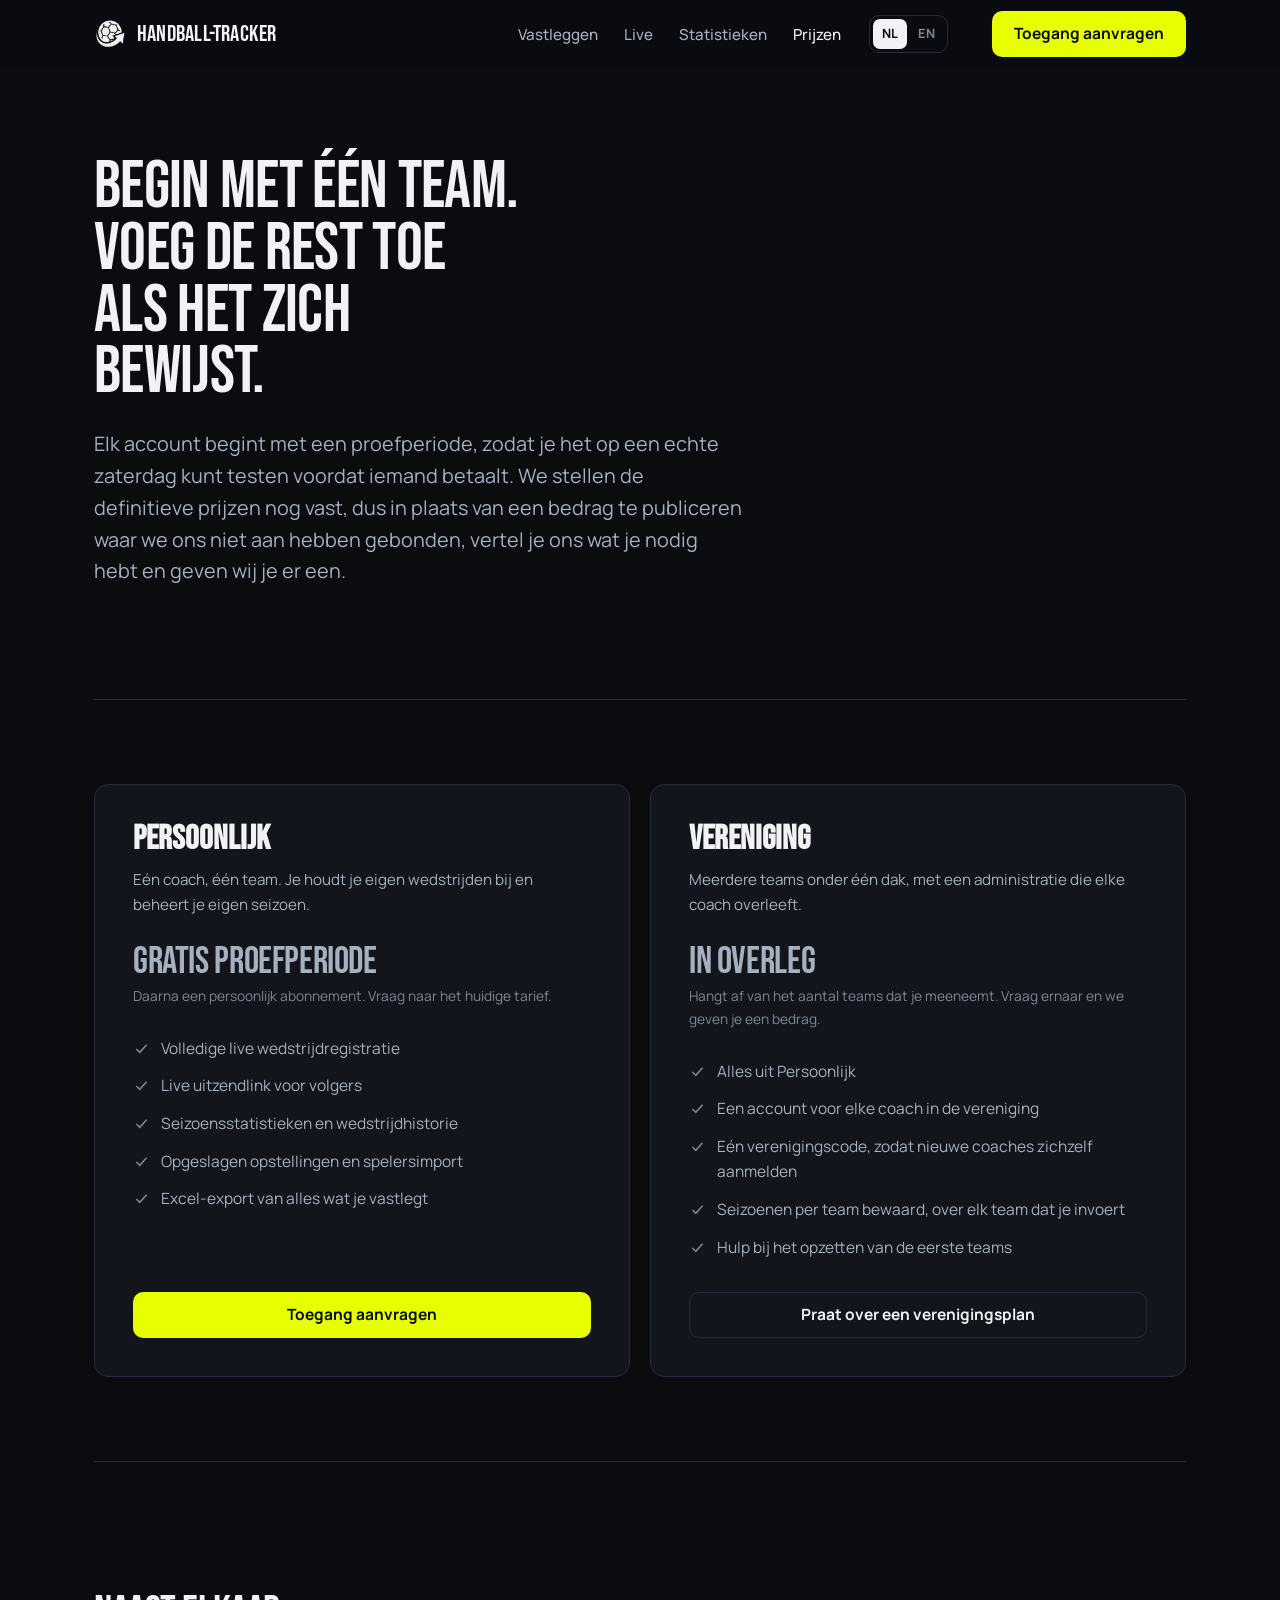
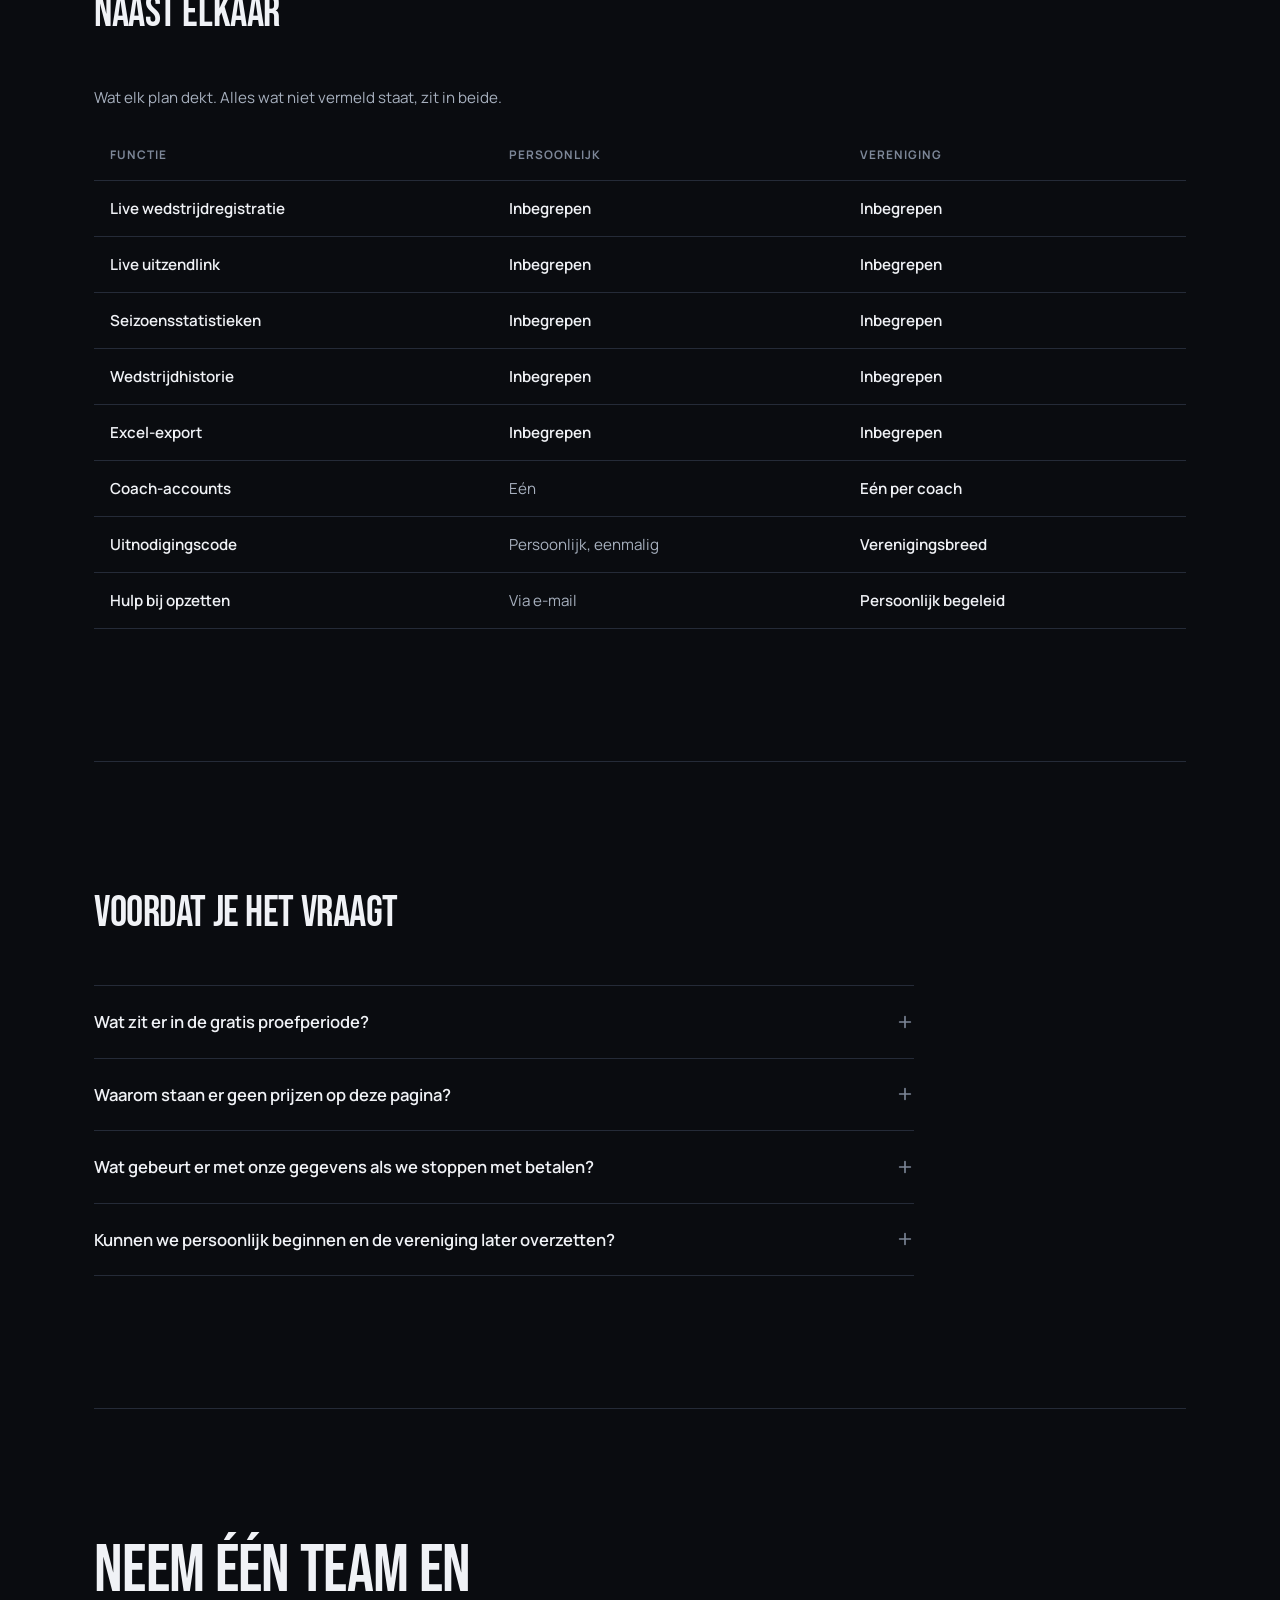
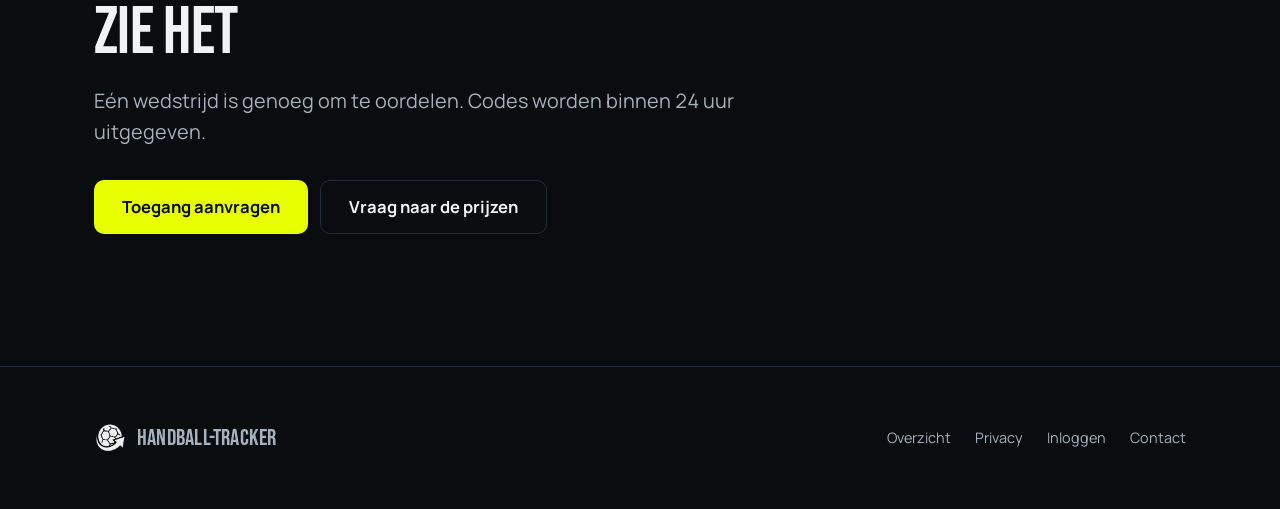
<file: pricing.html>
<!DOCTYPE html>
<html lang="nl"
      data-title-en="Plans | Handball-Tracker"
      data-desc-en="Start on a free trial with one team. Personal access for a single coach, or a club plan covering every team. Pricing is being finalised, so ask and we will give you a number.">
<head>
<meta charset="UTF-8">
<meta name="viewport" content="width=device-width, initial-scale=1">
<title>Prijzen | Handball-Tracker</title>
<meta name="description" content="Begin met een proefperiode met één team. Persoonlijke toegang voor één coach, of een verenigingsplan voor elk team. De prijzen worden nog vastgesteld, dus vraag ernaar en je krijgt een bedrag.">

<link rel="icon" href="favicon-32.png" sizes="32x32">
<link rel="apple-touch-icon" href="favicon-180.png">

<link rel="preload" href="fonts/manrope-400-latin.woff2" as="font" type="font/woff2" crossorigin>
<link rel="preload" href="fonts/bebas-neue-400-latin.woff2" as="font" type="font/woff2" crossorigin>
<link rel="stylesheet" href="site.css">
</head>
<body>

<a class="skip-link" href="#main" data-i18n="skip">Naar de inhoud</a>

<header class="nav" id="nav">
  <div class="shell nav-inner">
    <a class="brand" href="index.html">
      <img class="brand-mark" src="Logo.png" width="428" height="389" alt="" decoding="async">
      <span class="brand-word">Handball-Tracker</span>
    </a>
    <ul class="nav-links">
      <li><a href="index.html#tracking" data-i18n="nav.tracking">Vastleggen</a></li>
      <li><a href="index.html#live" data-i18n="nav.live">Live</a></li>
      <li><a href="index.html#stats" data-i18n="nav.stats">Statistieken</a></li>
      <li><a href="pricing.html" aria-current="page" data-i18n="nav.plans">Prijzen</a></li>
    </ul>
    <div class="lang-switch" role="group" aria-label="Taal kiezen / Choose language">
      <button type="button" class="lang-btn" data-lang="nl" aria-pressed="true">NL</button>
      <button type="button" class="lang-btn" data-lang="en" aria-pressed="false">EN</button>
    </div>
    <a class="btn btn-primary" href="https://app.handball-tracker.com/?request=access" data-i18n="cta.request">Toegang aanvragen</a>
  </div>
</header>

<main id="main">
<div class="shell">

  <section class="hero">
    <h1 class="display d-1" data-reveal style="max-width:16ch" data-i18n="pr.h1">Begin met één team. Voeg de rest toe als het zich bewijst.</h1>
    <p class="lede reveal-d1" data-reveal style="margin-top:24px" data-i18n="pr.lede">
      Elk account begint met een proefperiode, zodat je het op een echte zaterdag kunt testen
      voordat iemand betaalt. We stellen de definitieve prijzen nog vast, dus in plaats van een
      bedrag te publiceren waar we ons niet aan hebben gebonden, vertel je ons wat je nodig hebt
      en geven wij je er een.
    </p>
  </section>

  <section class="sec sec-tight" style="border-top:1px solid var(--ink-700)">
    <div class="plans">

      <article class="plan" data-reveal>
        <h2 class="plan-name" data-i18n="pr.personal.name">Persoonlijk</h2>
        <p class="plan-for" data-i18n="pr.personal.for">Eén coach, één team. Je houdt je eigen wedstrijden bij en beheert je eigen seizoen.</p>
        <p class="plan-price display" data-i18n="pr.personal.price">Gratis proefperiode</p>
        <p class="plan-price-note" data-i18n="pr.personal.note">Daarna een persoonlijk abonnement. Vraag naar het huidige tarief.</p>
        <ul class="list">
          <li><svg viewBox="0 0 20 20" fill="none" stroke="currentColor" stroke-width="1.8" aria-hidden="true"><path d="M4 10.5l4 4 8-9"/></svg><span data-i18n="pr.personal.li1">Volledige live wedstrijdregistratie</span></li>
          <li><svg viewBox="0 0 20 20" fill="none" stroke="currentColor" stroke-width="1.8" aria-hidden="true"><path d="M4 10.5l4 4 8-9"/></svg><span data-i18n="pr.personal.li2">Live uitzendlink voor volgers</span></li>
          <li><svg viewBox="0 0 20 20" fill="none" stroke="currentColor" stroke-width="1.8" aria-hidden="true"><path d="M4 10.5l4 4 8-9"/></svg><span data-i18n="pr.personal.li3">Seizoensstatistieken en wedstrijdhistorie</span></li>
          <li><svg viewBox="0 0 20 20" fill="none" stroke="currentColor" stroke-width="1.8" aria-hidden="true"><path d="M4 10.5l4 4 8-9"/></svg><span data-i18n="pr.personal.li4">Opgeslagen opstellingen en spelersimport</span></li>
          <li><svg viewBox="0 0 20 20" fill="none" stroke="currentColor" stroke-width="1.8" aria-hidden="true"><path d="M4 10.5l4 4 8-9"/></svg><span data-i18n="pr.personal.li5">Excel-export van alles wat je vastlegt</span></li>
        </ul>
        <a class="btn btn-primary" href="https://app.handball-tracker.com/?request=access" data-i18n="cta.request">Toegang aanvragen</a>
      </article>

      <article class="plan reveal-d1" data-reveal>
        <h2 class="plan-name" data-i18n="pr.club.name">Vereniging</h2>
        <p class="plan-for" data-i18n="pr.club.for">Meerdere teams onder één dak, met een administratie die elke coach overleeft.</p>
        <p class="plan-price display" data-i18n="pr.club.price">In overleg</p>
        <p class="plan-price-note" data-i18n="pr.club.note">Hangt af van het aantal teams dat je meeneemt. Vraag ernaar en we geven je een bedrag.</p>
        <ul class="list">
          <li><svg viewBox="0 0 20 20" fill="none" stroke="currentColor" stroke-width="1.8" aria-hidden="true"><path d="M4 10.5l4 4 8-9"/></svg><span data-i18n="pr.club.li1">Alles uit Persoonlijk</span></li>
          <li><svg viewBox="0 0 20 20" fill="none" stroke="currentColor" stroke-width="1.8" aria-hidden="true"><path d="M4 10.5l4 4 8-9"/></svg><span data-i18n="pr.club.li2">Een account voor elke coach in de vereniging</span></li>
          <li><svg viewBox="0 0 20 20" fill="none" stroke="currentColor" stroke-width="1.8" aria-hidden="true"><path d="M4 10.5l4 4 8-9"/></svg><span data-i18n="pr.club.li3">Eén verenigingscode, zodat nieuwe coaches zichzelf aanmelden</span></li>
          <li><svg viewBox="0 0 20 20" fill="none" stroke="currentColor" stroke-width="1.8" aria-hidden="true"><path d="M4 10.5l4 4 8-9"/></svg><span data-i18n="pr.club.li4">Seizoenen per team bewaard, over elk team dat je invoert</span></li>
          <li><svg viewBox="0 0 20 20" fill="none" stroke="currentColor" stroke-width="1.8" aria-hidden="true"><path d="M4 10.5l4 4 8-9"/></svg><span data-i18n="pr.club.li5">Hulp bij het opzetten van de eerste teams</span></li>
        </ul>
        <a class="btn btn-ghost" href="mailto:info@handball-tracker.com?subject=Handball-Tracker%20verenigingsplan" data-i18n="pr.club.cta">Praat over een verenigingsplan</a>
      </article>

    </div>
  </section>

  <section class="sec">
    <div class="sec-head">
      <h2 class="display d-2" data-reveal data-i18n="pr.cmp.h2">Naast elkaar</h2>
    </div>
    <div class="compare-scroll reveal-d1" data-reveal>
      <table class="compare">
        <caption data-i18n="pr.cmp.caption">Wat elk plan dekt. Alles wat niet vermeld staat, zit in beide.</caption>
        <thead>
          <tr>
            <th scope="col" data-i18n="pr.cmp.feature">Functie</th>
            <th scope="col" data-i18n="pr.personal.name">Persoonlijk</th>
            <th scope="col" data-i18n="pr.club.name">Vereniging</th>
          </tr>
        </thead>
        <tbody>
          <tr><th scope="row" data-i18n="pr.cmp.r1">Live wedstrijdregistratie</th><td class="yes" data-i18n="pr.cmp.included">Inbegrepen</td><td class="yes" data-i18n="pr.cmp.included">Inbegrepen</td></tr>
          <tr><th scope="row" data-i18n="pr.cmp.r2">Live uitzendlink</th><td class="yes" data-i18n="pr.cmp.included">Inbegrepen</td><td class="yes" data-i18n="pr.cmp.included">Inbegrepen</td></tr>
          <tr><th scope="row" data-i18n="pr.cmp.r3">Seizoensstatistieken</th><td class="yes" data-i18n="pr.cmp.included">Inbegrepen</td><td class="yes" data-i18n="pr.cmp.included">Inbegrepen</td></tr>
          <tr><th scope="row" data-i18n="pr.cmp.r4">Wedstrijdhistorie</th><td class="yes" data-i18n="pr.cmp.included">Inbegrepen</td><td class="yes" data-i18n="pr.cmp.included">Inbegrepen</td></tr>
          <tr><th scope="row" data-i18n="pr.cmp.r5">Excel-export</th><td class="yes" data-i18n="pr.cmp.included">Inbegrepen</td><td class="yes" data-i18n="pr.cmp.included">Inbegrepen</td></tr>
          <tr><th scope="row" data-i18n="pr.cmp.r6">Coach-accounts</th><td data-i18n="pr.cmp.one">Eén</td><td class="yes" data-i18n="pr.cmp.perCoach">Eén per coach</td></tr>
          <tr><th scope="row" data-i18n="pr.cmp.r7">Uitnodigingscode</th><td data-i18n="pr.cmp.single">Persoonlijk, eenmalig</td><td class="yes" data-i18n="pr.cmp.clubwide">Verenigingsbreed</td></tr>
          <tr><th scope="row" data-i18n="pr.cmp.r8">Hulp bij opzetten</th><td data-i18n="pr.cmp.byemail">Via e-mail</td><td class="yes" data-i18n="pr.cmp.handson">Persoonlijk begeleid</td></tr>
        </tbody>
      </table>
    </div>
  </section>

  <section class="sec">
    <div class="sec-head">
      <h2 class="display d-2" data-reveal data-i18n="pr.faq.h2">Voordat je het vraagt</h2>
    </div>
    <div class="faq reveal-d1" data-reveal>
      <details class="faq-item">
          <summary class="faq-q">
          <span data-i18n="pr.faq.q1">Wat zit er in de gratis proefperiode?</span>
          <svg viewBox="0 0 20 20" fill="none" stroke="currentColor" stroke-width="1.8" stroke-linecap="round" aria-hidden="true"><path d="M10 4v12M4 10h12"/></svg>
          </summary>
          <div class="faq-a">
          <p data-i18n="pr.faq.a1">Het hele product. Echte wedstrijden bijhouden, uitzenden, opslaan, het seizoen
          lezen. Proefaccounts zijn begrensd op het aantal aanmeldingen in plaats van uitgekleed
          in functies, want een tracker die je niet volledig kunt gebruiken zegt je niets.</p>
          </div>
        </details>
      <details class="faq-item">
          <summary class="faq-q">
          <span data-i18n="pr.faq.q2">Waarom staan er geen prijzen op deze pagina?</span>
          <svg viewBox="0 0 20 20" fill="none" stroke="currentColor" stroke-width="1.8" stroke-linecap="round" aria-hidden="true"><path d="M10 4v12M4 10h12"/></svg>
          </summary>
          <div class="faq-a">
          <p data-i18n="pr.faq.a2">Omdat ze nog niet definitief zijn, en een bedrag publiceren dat we misschien
          wijzigen is erger dan je vragen één bericht te sturen. Mail ons en je krijgt het
          huidige tarief, net als een bestaande klant.</p>
          </div>
        </details>
      <details class="faq-item">
          <summary class="faq-q">
          <span data-i18n="pr.faq.q3">Wat gebeurt er met onze gegevens als we stoppen met betalen?</span>
          <svg viewBox="0 0 20 20" fill="none" stroke="currentColor" stroke-width="1.8" stroke-linecap="round" aria-hidden="true"><path d="M10 4v12M4 10h12"/></svg>
          </summary>
          <div class="faq-a">
          <p data-i18n="pr.faq.a3">Exporteer alles naar Excel wanneer je wilt, ook voordat je beslist. De historie
          van de vereniging is van de vereniging en mag nooit de reden zijn dat je je vastzit.</p>
          </div>
        </details>
      <details class="faq-item">
          <summary class="faq-q">
          <span data-i18n="pr.faq.q4">Kunnen we persoonlijk beginnen en de vereniging later overzetten?</span>
          <svg viewBox="0 0 20 20" fill="none" stroke="currentColor" stroke-width="1.8" stroke-linecap="round" aria-hidden="true"><path d="M10 4v12M4 10h12"/></svg>
          </summary>
          <div class="faq-a">
          <p data-i18n="pr.faq.a4">Dat is de gebruikelijke route. Eén coach probeert het een seizoen, het bewijst
          zich, en de vereniging stapt daarna over op een verenigingscode zodat de rest kan
          aansluiten. Je bestaande wedstrijden gaan met je mee.</p>
          </div>
        </details>
    </div>
  </section>

  <section class="sec closing">
    <h2 class="display d-1" data-reveal data-i18n="pr.close.h2">Neem één team en zie het</h2>
    <p class="lede reveal-d1" data-reveal style="margin-top:20px" data-i18n="pr.close.lede">
      Eén wedstrijd is genoeg om te oordelen. Codes worden binnen 24 uur uitgegeven.
    </p>
    <div class="hero-cta reveal-d2" data-reveal>
      <a class="btn btn-primary btn-lg" href="https://app.handball-tracker.com/?request=access" data-i18n="cta.request">Toegang aanvragen</a>
      <a class="btn btn-ghost btn-lg" href="mailto:info@handball-tracker.com?subject=Handball-Tracker%20prijzen" data-i18n="pr.close.ask">Vraag naar de prijzen</a>
    </div>
  </section>

</div>
</main>

<footer class="footer">
  <div class="shell footer-inner">
    <a class="brand" href="index.html">
      <img class="brand-mark" src="Logo.png" width="428" height="389" alt="" decoding="async">
      <span class="brand-word">Handball-Tracker</span>
    </a>
    <ul class="footer-links">
      <li><a href="index.html" data-i18n="foot.overview">Overzicht</a></li>
      <li><a href="privacy.html" data-i18n="foot.privacy">Privacy</a></li>
      <li><a href="https://app.handball-tracker.com/" data-i18n="foot.signin">Inloggen</a></li>
      <li><a href="mailto:info@handball-tracker.com" data-i18n="foot.contact">Contact</a></li>
    </ul>
  </div>
</footer>

<script src="i18n.js"></script>
<script src="site.js"></script>
</body>
</html>
</file>
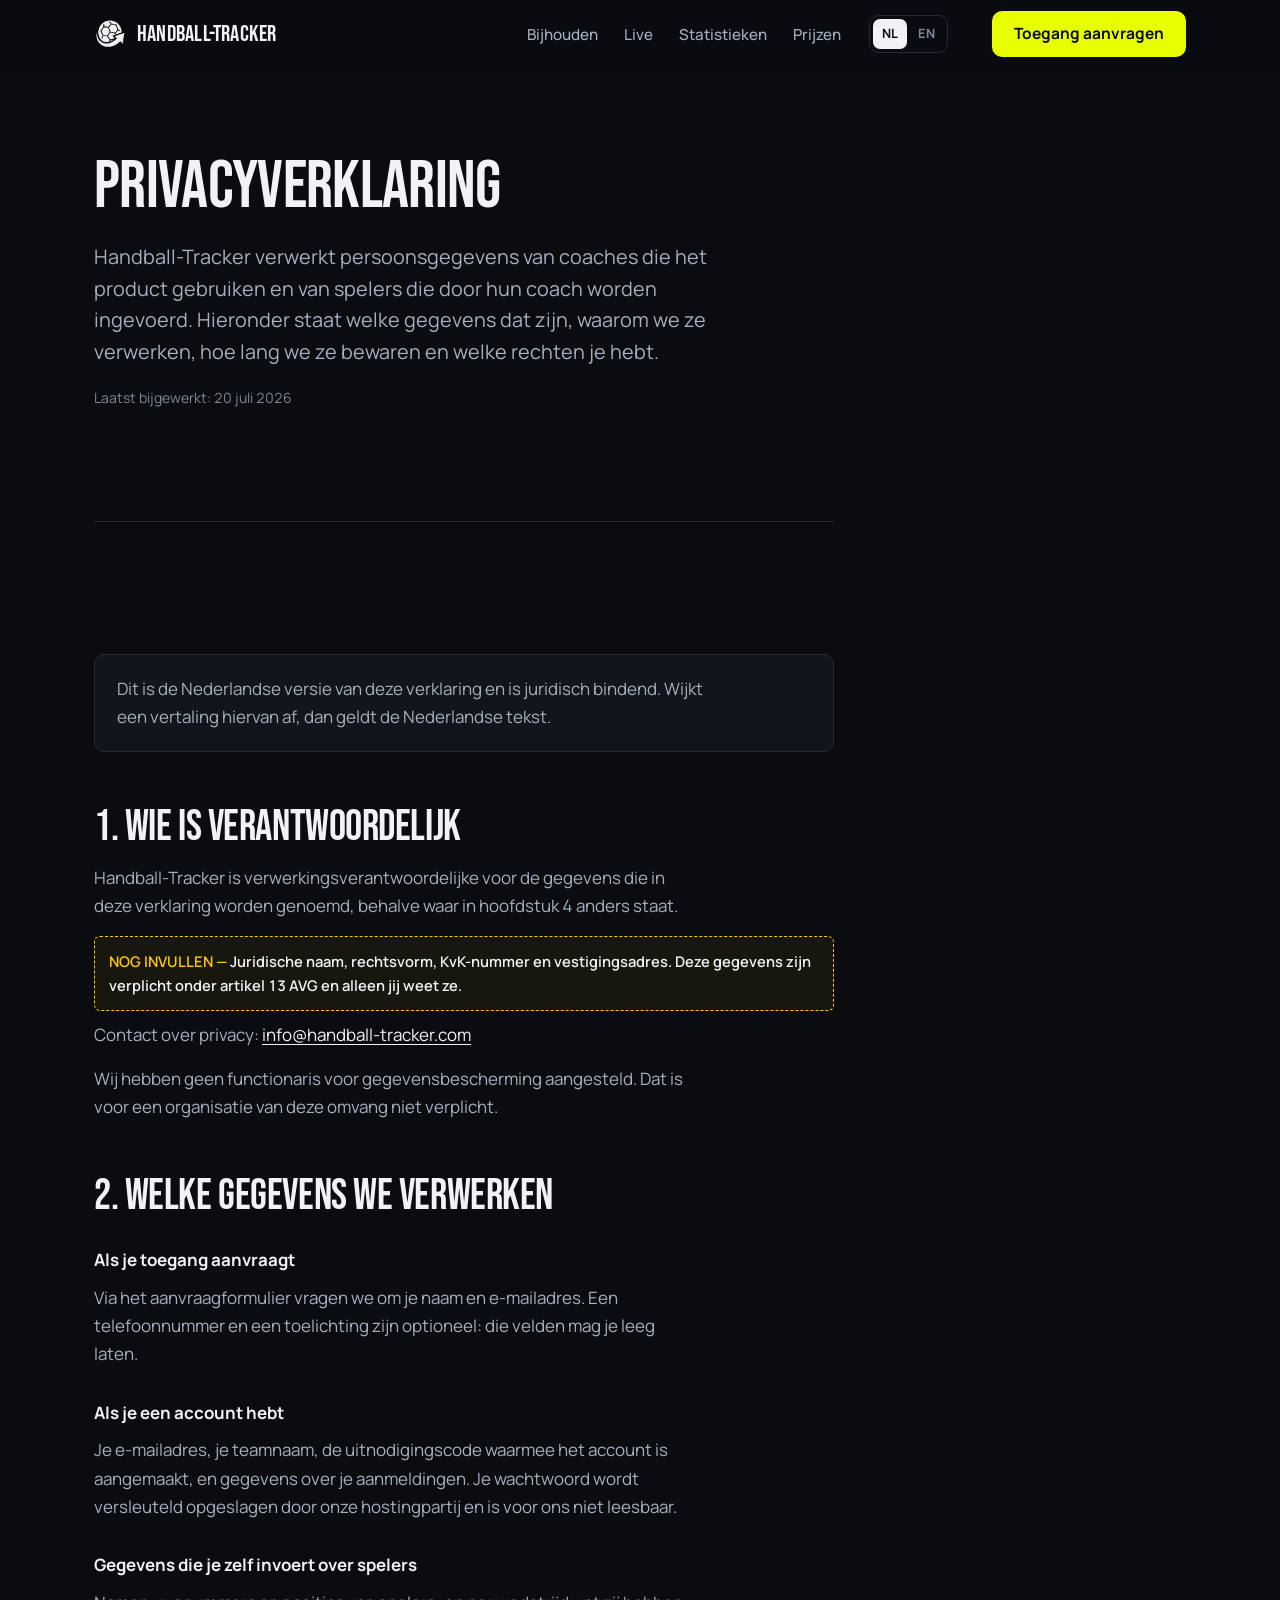
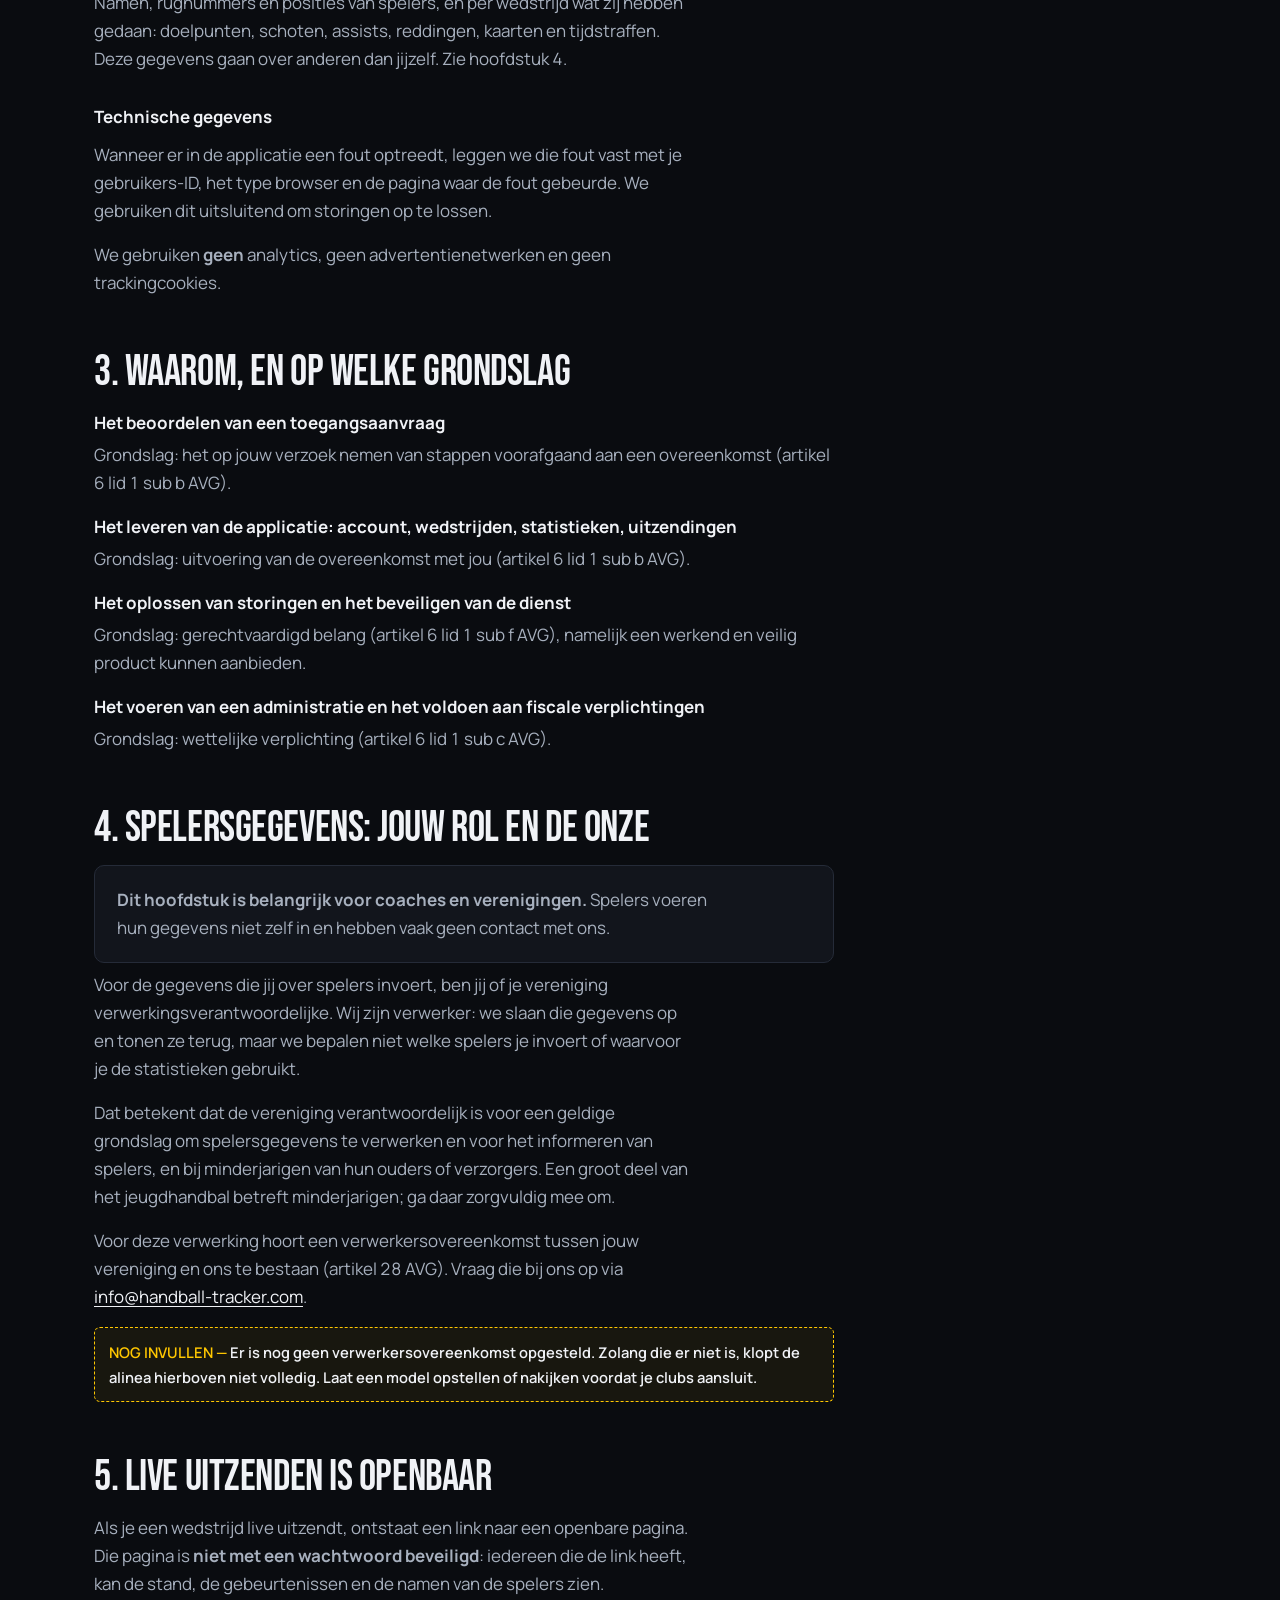
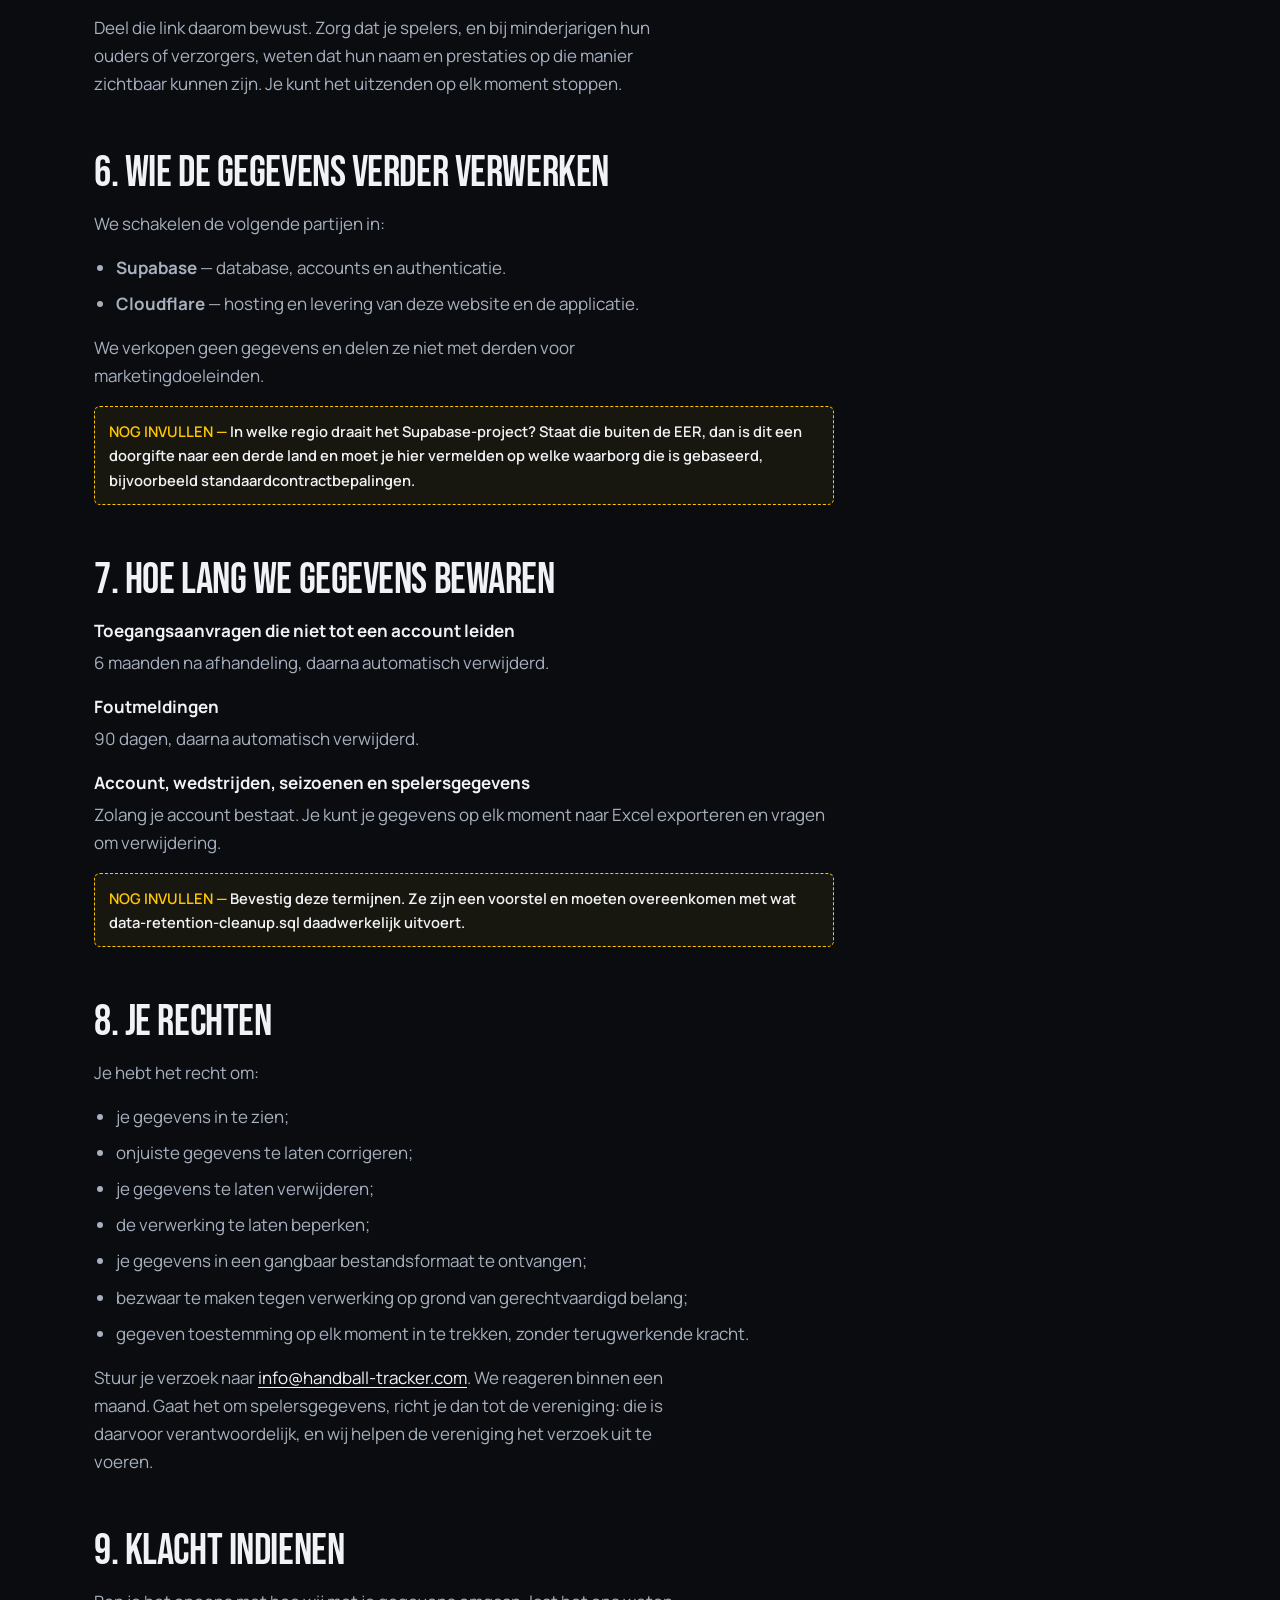
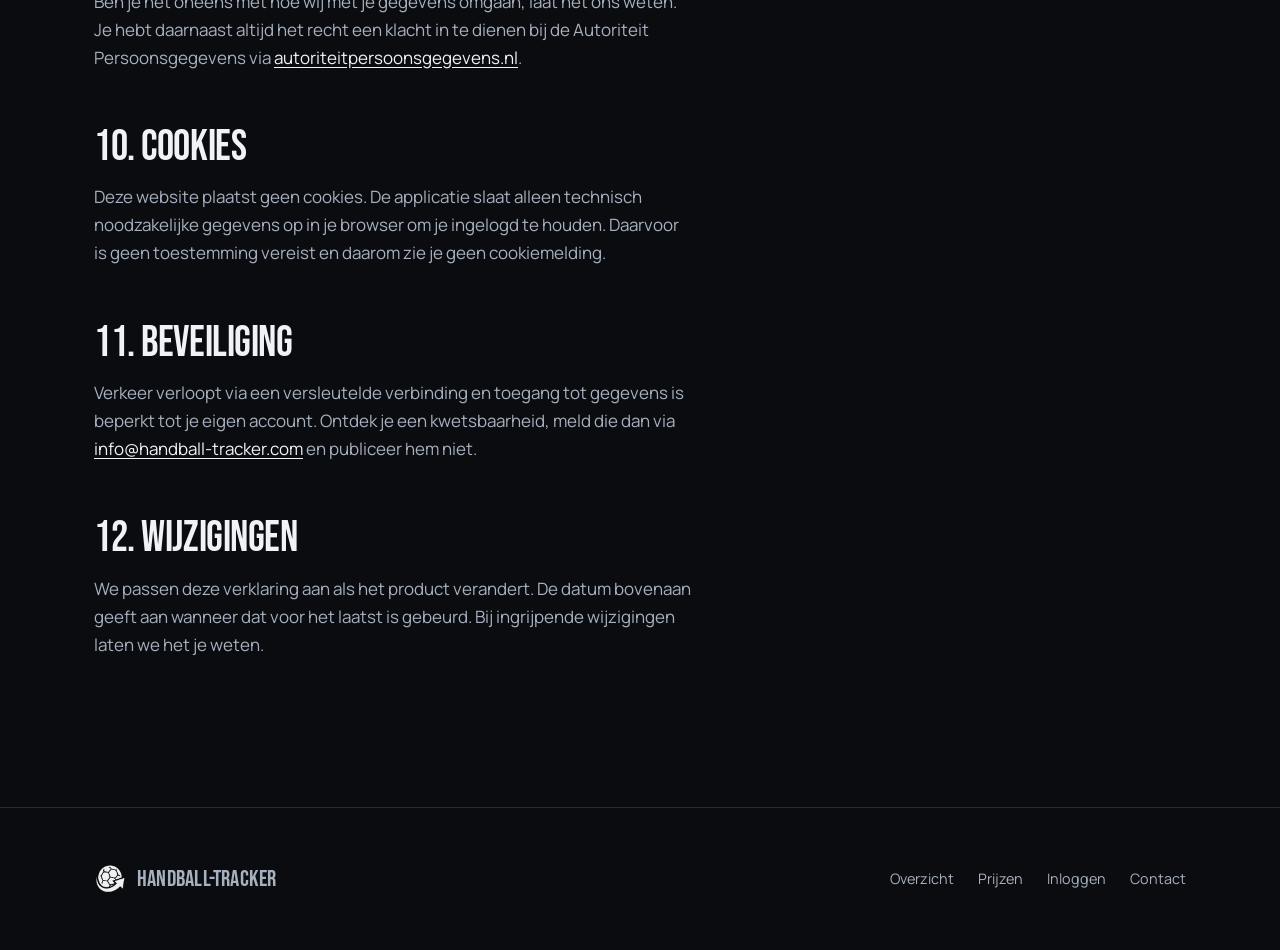
<file: privacy.html>
<!DOCTYPE html>
<html lang="nl"
      data-title-en="Privacy statement | Handball-Tracker"
      data-desc-en="How Handball-Tracker handles personal data: what data we process, why, how long we keep it and what rights you have.">
<head>
<meta charset="UTF-8">
<meta name="viewport" content="width=device-width, initial-scale=1">
<title>Privacyverklaring | Handball-Tracker</title>
<meta name="description" content="Hoe Handball-Tracker omgaat met persoonsgegevens: welke gegevens we verwerken, waarom, hoe lang we ze bewaren en welke rechten je hebt.">
<meta name="robots" content="index, follow">

<link rel="icon" href="favicon-32.png" sizes="32x32">
<link rel="apple-touch-icon" href="favicon-180.png">

<link rel="preload" href="fonts/manrope-400-latin.woff2" as="font" type="font/woff2" crossorigin>
<link rel="preload" href="fonts/bebas-neue-400-latin.woff2" as="font" type="font/woff2" crossorigin>
<link rel="stylesheet" href="site.css">

<style>
  /* Long-form legal text. Narrower measure, tighter rhythm than the sales pages. */
  .legal { max-width: 74ch; }
  .legal h2 { margin: 56px 0 16px; }
  .legal h3 { font-size: 1.06rem; margin: 30px 0 10px; color: var(--text-1); }
  .legal p { margin-bottom: 16px; }
  .legal ul { margin: 0 0 16px 22px; display: grid; gap: 8px; }
  .legal li { color: var(--text-2); }
  .legal a { color: var(--text-1); text-decoration: underline; text-underline-offset: 3px; }
  .legal dl { margin-bottom: 16px; }
  .legal dt { font-weight: 700; color: var(--text-1); margin-top: 16px; }
  .legal dd { margin: 4px 0 0; color: var(--text-2); }

  /* Deliberately loud. These must not survive to production unnoticed. */
  .todo {
    display: block;
    margin: 10px 0;
    padding: 12px 14px;
    border: 1px dashed var(--ev-card);
    border-radius: var(--radius-sm);
    background: rgb(255 199 0 / 0.06);
    color: var(--text-1);
    font-size: 0.92rem;
    font-weight: 600;
  }
  .todo::before { content: 'NOG INVULLEN — '; color: var(--ev-card); }
  html[lang="en"] .todo::before { content: 'TO DO — '; }

  .notice {
    border: 1px solid var(--ink-700);
    border-radius: var(--radius-md);
    padding: 20px 22px;
    background: var(--ink-850);
    margin-bottom: 8px;
  }
  .notice p:last-child { margin-bottom: 0; }
</style>
</head>
<body>

<a class="skip-link" href="#main" data-i18n="skip">Naar de inhoud</a>

<header class="nav" id="nav">
  <div class="shell nav-inner">
    <a class="brand" href="index.html">
      <img class="brand-mark" src="Logo.png" width="428" height="389" alt="" decoding="async">
      <span class="brand-word">Handball-Tracker</span>
    </a>
    <ul class="nav-links">
      <li><a href="index.html#tracking" data-i18n="nav.tracking">Bijhouden</a></li>
      <li><a href="index.html#live" data-i18n="nav.live">Live</a></li>
      <li><a href="index.html#stats" data-i18n="nav.stats">Statistieken</a></li>
      <li><a href="pricing.html" data-i18n="nav.plans">Prijzen</a></li>
    </ul>
    <div class="lang-switch" role="group" aria-label="Taal kiezen / Choose language">
      <button type="button" class="lang-btn" data-lang="nl" aria-pressed="true">NL</button>
      <button type="button" class="lang-btn" data-lang="en" aria-pressed="false">EN</button>
    </div>
    <a class="btn btn-primary" href="https://app.handball-tracker.com/?request=access" data-i18n="cta.request">Toegang aanvragen</a>
  </div>
</header>

<main id="main">
<div class="shell">

  <section class="hero">
    <h1 class="display d-1" style="max-width:14ch" data-i18n="pv.h1">Privacyverklaring</h1>
    <p class="lede" style="margin-top:22px" data-i18n="pv.lede">
      Handball-Tracker verwerkt persoonsgegevens van coaches die het product gebruiken en van
      spelers die door hun coach worden ingevoerd. Hieronder staat welke gegevens dat zijn,
      waarom we ze verwerken, hoe lang we ze bewaren en welke rechten je hebt.
    </p>
    <p class="hero-note" data-i18n="pv.updated">Laatst bijgewerkt: 20 juli 2026</p>
  </section>

  <section class="sec legal" style="border-top:1px solid var(--ink-700)">

    <div class="notice">
      <p data-i18n="pv.dutchPrevails">
        Dit is de Nederlandse versie van deze verklaring en is juridisch bindend. Wijkt een
        vertaling hiervan af, dan geldt de Nederlandse tekst.
      </p>
    </div>

    <h2 class="display d-2" data-i18n="pv.h1_1">1. Wie is verantwoordelijk</h2>
    <p data-i18n="pv.p1_1">
      Handball-Tracker is verwerkingsverantwoordelijke voor de gegevens die in deze verklaring
      worden genoemd, behalve waar in hoofdstuk 4 anders staat.
    </p>
    <span class="todo" data-i18n="pv.todo1">
      Juridische naam, rechtsvorm, KvK-nummer en vestigingsadres. Deze gegevens zijn verplicht
      onder artikel 13 AVG en alleen jij weet ze.
    </span>
    <p data-i18n-html="pv.p1_2html">
      Contact over privacy: <a href="mailto:info@handball-tracker.com">info@handball-tracker.com</a>
    </p>
    <p data-i18n="pv.p1_3">
      Wij hebben geen functionaris voor gegevensbescherming aangesteld. Dat is voor een
      organisatie van deze omvang niet verplicht.
    </p>

    <h2 class="display d-2" data-i18n="pv.h1_2">2. Welke gegevens we verwerken</h2>

    <h3 data-i18n="pv.h2_a">Als je toegang aanvraagt</h3>
    <p data-i18n="pv.p2_a">
      Via het aanvraagformulier vragen we om je naam en e-mailadres. Een telefoonnummer en een
      toelichting zijn optioneel: die velden mag je leeg laten.
    </p>

    <h3 data-i18n="pv.h2_b">Als je een account hebt</h3>
    <p data-i18n="pv.p2_b">
      Je e-mailadres, je teamnaam, de uitnodigingscode waarmee het account is aangemaakt, en
      gegevens over je aanmeldingen. Je wachtwoord wordt versleuteld opgeslagen door onze
      hostingpartij en is voor ons niet leesbaar.
    </p>

    <h3 data-i18n="pv.h2_c">Gegevens die je zelf invoert over spelers</h3>
    <p data-i18n="pv.p2_c">
      Namen, rugnummers en posities van spelers, en per wedstrijd wat zij hebben gedaan: doelpunten,
      schoten, assists, reddingen, kaarten en tijdstraffen. Deze gegevens gaan over anderen dan
      jijzelf. Zie hoofdstuk 4.
    </p>

    <h3 data-i18n="pv.h2_d">Technische gegevens</h3>
    <p data-i18n="pv.p2_d">
      Wanneer er in de applicatie een fout optreedt, leggen we die fout vast met je gebruikers-ID,
      het type browser en de pagina waar de fout gebeurde. We gebruiken dit uitsluitend om
      storingen op te lossen.
    </p>
    <p data-i18n-html="pv.p2_e_html">
      We gebruiken <strong>geen</strong> analytics, geen advertentienetwerken en geen
      trackingcookies.
    </p>

    <h2 class="display d-2" data-i18n="pv.h1_3">3. Waarom, en op welke grondslag</h2>
    <dl>
      <dt data-i18n="pv.dt3_1">Het beoordelen van een toegangsaanvraag</dt>
      <dd data-i18n="pv.dd3_1">
        Grondslag: het op jouw verzoek nemen van stappen voorafgaand aan een overeenkomst
        (artikel 6 lid 1 sub b AVG).
      </dd>

      <dt data-i18n="pv.dt3_2">Het leveren van de applicatie: account, wedstrijden, statistieken, uitzendingen</dt>
      <dd data-i18n="pv.dd3_2">Grondslag: uitvoering van de overeenkomst met jou (artikel 6 lid 1 sub b AVG).</dd>

      <dt data-i18n="pv.dt3_3">Het oplossen van storingen en het beveiligen van de dienst</dt>
      <dd data-i18n="pv.dd3_3">
        Grondslag: gerechtvaardigd belang (artikel 6 lid 1 sub f AVG), namelijk een werkend en
        veilig product kunnen aanbieden.
      </dd>

      <dt data-i18n="pv.dt3_4">Het voeren van een administratie en het voldoen aan fiscale verplichtingen</dt>
      <dd data-i18n="pv.dd3_4">Grondslag: wettelijke verplichting (artikel 6 lid 1 sub c AVG).</dd>
    </dl>

    <h2 class="display d-2" data-i18n="pv.h1_4">4. Spelersgegevens: jouw rol en de onze</h2>
    <div class="notice">
      <p data-i18n-html="pv.notice4_html">
        <strong>Dit hoofdstuk is belangrijk voor coaches en verenigingen.</strong> Spelers voeren
        hun gegevens niet zelf in en hebben vaak geen contact met ons.
      </p>
    </div>
    <p data-i18n="pv.p4_1">
      Voor de gegevens die jij over spelers invoert, ben jij of je vereniging
      verwerkingsverantwoordelijke. Wij zijn verwerker: we slaan die gegevens op en tonen ze
      terug, maar we bepalen niet welke spelers je invoert of waarvoor je de statistieken
      gebruikt.
    </p>
    <p data-i18n="pv.p4_2">
      Dat betekent dat de vereniging verantwoordelijk is voor een geldige grondslag om
      spelersgegevens te verwerken en voor het informeren van spelers, en bij minderjarigen van
      hun ouders of verzorgers. Een groot deel van het jeugdhandbal betreft minderjarigen; ga
      daar zorgvuldig mee om.
    </p>
    <p data-i18n-html="pv.p4_3html">
      Voor deze verwerking hoort een verwerkersovereenkomst tussen jouw vereniging en ons te
      bestaan (artikel 28 AVG). Vraag die bij ons op via
      <a href="mailto:info@handball-tracker.com">info@handball-tracker.com</a>.
    </p>
    <span class="todo" data-i18n="pv.todo4">
      Er is nog geen verwerkersovereenkomst opgesteld. Zolang die er niet is, klopt de alinea
      hierboven niet volledig. Laat een model opstellen of nakijken voordat je clubs aansluit.
    </span>

    <h2 class="display d-2" data-i18n="pv.h1_5">5. Live uitzenden is openbaar</h2>
    <p data-i18n-html="pv.p5_1html">
      Als je een wedstrijd live uitzendt, ontstaat een link naar een openbare pagina. Die pagina
      is <strong>niet met een wachtwoord beveiligd</strong>: iedereen die de link heeft, kan de
      stand, de gebeurtenissen en de namen van de spelers zien.
    </p>
    <p data-i18n="pv.p5_2">
      Deel die link daarom bewust. Zorg dat je spelers, en bij minderjarigen hun ouders of
      verzorgers, weten dat hun naam en prestaties op die manier zichtbaar kunnen zijn. Je kunt
      het uitzenden op elk moment stoppen.
    </p>

    <h2 class="display d-2" data-i18n="pv.h1_6">6. Wie de gegevens verder verwerken</h2>
    <p data-i18n="pv.p6_1">We schakelen de volgende partijen in:</p>
    <ul>
      <li data-i18n-html="pv.li6_1html"><strong>Supabase</strong> &mdash; database, accounts en authenticatie.</li>
      <li data-i18n-html="pv.li6_2html"><strong>Cloudflare</strong> &mdash; hosting en levering van deze website en de applicatie.</li>
    </ul>
    <p data-i18n="pv.p6_2">
      We verkopen geen gegevens en delen ze niet met derden voor marketingdoeleinden.
    </p>
    <span class="todo" data-i18n="pv.todo6">
      In welke regio draait het Supabase-project? Staat die buiten de EER, dan is dit een
      doorgifte naar een derde land en moet je hier vermelden op welke waarborg die is gebaseerd,
      bijvoorbeeld standaardcontractbepalingen.
    </span>

    <h2 class="display d-2" data-i18n="pv.h1_7">7. Hoe lang we gegevens bewaren</h2>
    <dl>
      <dt data-i18n="pv.dt7_1">Toegangsaanvragen die niet tot een account leiden</dt>
      <dd data-i18n="pv.dd7_1">6 maanden na afhandeling, daarna automatisch verwijderd.</dd>

      <dt data-i18n="pv.dt7_2">Foutmeldingen</dt>
      <dd data-i18n="pv.dd7_2">90 dagen, daarna automatisch verwijderd.</dd>

      <dt data-i18n="pv.dt7_3">Account, wedstrijden, seizoenen en spelersgegevens</dt>
      <dd data-i18n="pv.dd7_3">
        Zolang je account bestaat. Je kunt je gegevens op elk moment naar Excel exporteren en
        vragen om verwijdering.
      </dd>
    </dl>
    <span class="todo" data-i18n="pv.todo7">
      Bevestig deze termijnen. Ze zijn een voorstel en moeten overeenkomen met wat
      data-retention-cleanup.sql daadwerkelijk uitvoert.
    </span>

    <h2 class="display d-2" data-i18n="pv.h1_8">8. Je rechten</h2>
    <p data-i18n="pv.p8_1">Je hebt het recht om:</p>
    <ul>
      <li data-i18n="pv.li8_1">je gegevens in te zien;</li>
      <li data-i18n="pv.li8_2">onjuiste gegevens te laten corrigeren;</li>
      <li data-i18n="pv.li8_3">je gegevens te laten verwijderen;</li>
      <li data-i18n="pv.li8_4">de verwerking te laten beperken;</li>
      <li data-i18n="pv.li8_5">je gegevens in een gangbaar bestandsformaat te ontvangen;</li>
      <li data-i18n="pv.li8_6">bezwaar te maken tegen verwerking op grond van gerechtvaardigd belang;</li>
      <li data-i18n="pv.li8_7">gegeven toestemming op elk moment in te trekken, zonder terugwerkende kracht.</li>
    </ul>
    <p data-i18n-html="pv.p8_2html">
      Stuur je verzoek naar <a href="mailto:info@handball-tracker.com">info@handball-tracker.com</a>.
      We reageren binnen een maand. Gaat het om spelersgegevens, richt je dan tot de vereniging:
      die is daarvoor verantwoordelijk, en wij helpen de vereniging het verzoek uit te voeren.
    </p>

    <h2 class="display d-2" data-i18n="pv.h1_9">9. Klacht indienen</h2>
    <p data-i18n-html="pv.p9_1html">
      Ben je het oneens met hoe wij met je gegevens omgaan, laat het ons weten. Je hebt daarnaast
      altijd het recht een klacht in te dienen bij de Autoriteit Persoonsgegevens via
      <a href="https://www.autoriteitpersoonsgegevens.nl" rel="noopener">autoriteitpersoonsgegevens.nl</a>.
    </p>

    <h2 class="display d-2" data-i18n="pv.h1_10">10. Cookies</h2>
    <p data-i18n="pv.p10_1">
      Deze website plaatst geen cookies. De applicatie slaat alleen technisch noodzakelijke
      gegevens op in je browser om je ingelogd te houden. Daarvoor is geen toestemming vereist en
      daarom zie je geen cookiemelding.
    </p>

    <h2 class="display d-2" data-i18n="pv.h1_11">11. Beveiliging</h2>
    <p data-i18n-html="pv.p11_1html">
      Verkeer verloopt via een versleutelde verbinding en toegang tot gegevens is beperkt tot je
      eigen account. Ontdek je een kwetsbaarheid, meld die dan via
      <a href="mailto:info@handball-tracker.com">info@handball-tracker.com</a> en publiceer hem
      niet.
    </p>

    <h2 class="display d-2" data-i18n="pv.h1_12">12. Wijzigingen</h2>
    <p data-i18n="pv.p12_1">
      We passen deze verklaring aan als het product verandert. De datum bovenaan geeft aan wanneer
      dat voor het laatst is gebeurd. Bij ingrijpende wijzigingen laten we het je weten.
    </p>

  </section>

</div>
</main>

<footer class="footer">
  <div class="shell footer-inner">
    <a class="brand" href="index.html">
      <img class="brand-mark" src="Logo.png" width="428" height="389" alt="" decoding="async">
      <span class="brand-word">Handball-Tracker</span>
    </a>
    <ul class="footer-links">
      <li><a href="index.html" data-i18n="foot.overview">Overzicht</a></li>
      <li><a href="pricing.html" data-i18n="foot.plans">Prijzen</a></li>
      <li><a href="https://app.handball-tracker.com/" data-i18n="foot.signin">Inloggen</a></li>
      <li><a href="mailto:info@handball-tracker.com" data-i18n="foot.contact">Contact</a></li>
    </ul>
  </div>
</footer>

<script src="i18n.js"></script>
<script src="site.js"></script>
</body>
</html>
</file>
<file: site.css>
/* Self-hosted fonts. Generated from Google css2 (latin + latin-ext only).
   Bebas Neue and Manrope are both SIL Open Font License 1.1.
   No request leaves for a third-party host: this is the GDPR/AVG fix. */

@font-face {
  font-family: 'Bebas Neue';
  font-style: normal;
  font-weight: 400;
  font-display: swap;
  src: url('fonts/bebas-neue-400-latin-ext.woff2') format('woff2');
  unicode-range: U+0100-02BA, U+02BD-02C5, U+02C7-02CC, U+02CE-02D7, U+02DD-02FF, U+0304, U+0308, U+0329, U+1D00-1DBF, U+1E00-1E9F, U+1EF2-1EFF, U+2020, U+20A0-20AB, U+20AD-20C0, U+2113, U+2C60-2C7F, U+A720-A7FF;
}

@font-face {
  font-family: 'Bebas Neue';
  font-style: normal;
  font-weight: 400;
  font-display: swap;
  src: url('fonts/bebas-neue-400-latin.woff2') format('woff2');
  unicode-range: U+0000-00FF, U+0131, U+0152-0153, U+02BB-02BC, U+02C6, U+02DA, U+02DC, U+0304, U+0308, U+0329, U+2000-206F, U+20AC, U+2122, U+2191, U+2193, U+2212, U+2215, U+FEFF, U+FFFD;
}

@font-face {
  font-family: 'Manrope';
  font-style: normal;
  font-weight: 400;
  font-display: swap;
  src: url('fonts/manrope-400-latin-ext.woff2') format('woff2');
  unicode-range: U+0100-02BA, U+02BD-02C5, U+02C7-02CC, U+02CE-02D7, U+02DD-02FF, U+0304, U+0308, U+0329, U+1D00-1DBF, U+1E00-1E9F, U+1EF2-1EFF, U+2020, U+20A0-20AB, U+20AD-20C0, U+2113, U+2C60-2C7F, U+A720-A7FF;
}

@font-face {
  font-family: 'Manrope';
  font-style: normal;
  font-weight: 400;
  font-display: swap;
  src: url('fonts/manrope-400-latin.woff2') format('woff2');
  unicode-range: U+0000-00FF, U+0131, U+0152-0153, U+02BB-02BC, U+02C6, U+02DA, U+02DC, U+0304, U+0308, U+0329, U+2000-206F, U+20AC, U+2122, U+2191, U+2193, U+2212, U+2215, U+FEFF, U+FFFD;
}

@font-face {
  font-family: 'Manrope';
  font-style: normal;
  font-weight: 500;
  font-display: swap;
  src: url('fonts/manrope-500-latin-ext.woff2') format('woff2');
  unicode-range: U+0100-02BA, U+02BD-02C5, U+02C7-02CC, U+02CE-02D7, U+02DD-02FF, U+0304, U+0308, U+0329, U+1D00-1DBF, U+1E00-1E9F, U+1EF2-1EFF, U+2020, U+20A0-20AB, U+20AD-20C0, U+2113, U+2C60-2C7F, U+A720-A7FF;
}

@font-face {
  font-family: 'Manrope';
  font-style: normal;
  font-weight: 500;
  font-display: swap;
  src: url('fonts/manrope-500-latin.woff2') format('woff2');
  unicode-range: U+0000-00FF, U+0131, U+0152-0153, U+02BB-02BC, U+02C6, U+02DA, U+02DC, U+0304, U+0308, U+0329, U+2000-206F, U+20AC, U+2122, U+2191, U+2193, U+2212, U+2215, U+FEFF, U+FFFD;
}

@font-face {
  font-family: 'Manrope';
  font-style: normal;
  font-weight: 600;
  font-display: swap;
  src: url('fonts/manrope-600-latin-ext.woff2') format('woff2');
  unicode-range: U+0100-02BA, U+02BD-02C5, U+02C7-02CC, U+02CE-02D7, U+02DD-02FF, U+0304, U+0308, U+0329, U+1D00-1DBF, U+1E00-1E9F, U+1EF2-1EFF, U+2020, U+20A0-20AB, U+20AD-20C0, U+2113, U+2C60-2C7F, U+A720-A7FF;
}

@font-face {
  font-family: 'Manrope';
  font-style: normal;
  font-weight: 600;
  font-display: swap;
  src: url('fonts/manrope-600-latin.woff2') format('woff2');
  unicode-range: U+0000-00FF, U+0131, U+0152-0153, U+02BB-02BC, U+02C6, U+02DA, U+02DC, U+0304, U+0308, U+0329, U+2000-206F, U+20AC, U+2122, U+2191, U+2193, U+2212, U+2215, U+FEFF, U+FFFD;
}

@font-face {
  font-family: 'Manrope';
  font-style: normal;
  font-weight: 700;
  font-display: swap;
  src: url('fonts/manrope-700-latin-ext.woff2') format('woff2');
  unicode-range: U+0100-02BA, U+02BD-02C5, U+02C7-02CC, U+02CE-02D7, U+02DD-02FF, U+0304, U+0308, U+0329, U+1D00-1DBF, U+1E00-1E9F, U+1EF2-1EFF, U+2020, U+20A0-20AB, U+20AD-20C0, U+2113, U+2C60-2C7F, U+A720-A7FF;
}

@font-face {
  font-family: 'Manrope';
  font-style: normal;
  font-weight: 700;
  font-display: swap;
  src: url('fonts/manrope-700-latin.woff2') format('woff2');
  unicode-range: U+0000-00FF, U+0131, U+0152-0153, U+02BB-02BC, U+02C6, U+02DA, U+02DC, U+0304, U+0308, U+0329, U+2000-206F, U+20AC, U+2122, U+2191, U+2193, U+2212, U+2215, U+FEFF, U+FFFD;
}

@font-face {
  font-family: 'Manrope';
  font-style: normal;
  font-weight: 800;
  font-display: swap;
  src: url('fonts/manrope-800-latin-ext.woff2') format('woff2');
  unicode-range: U+0100-02BA, U+02BD-02C5, U+02C7-02CC, U+02CE-02D7, U+02DD-02FF, U+0304, U+0308, U+0329, U+1D00-1DBF, U+1E00-1E9F, U+1EF2-1EFF, U+2020, U+20A0-20AB, U+20AD-20C0, U+2113, U+2C60-2C7F, U+A720-A7FF;
}

@font-face {
  font-family: 'Manrope';
  font-style: normal;
  font-weight: 800;
  font-display: swap;
  src: url('fonts/manrope-800-latin.woff2') format('woff2');
  unicode-range: U+0000-00FF, U+0131, U+0152-0153, U+02BB-02BC, U+02C6, U+02DA, U+02DC, U+0304, U+0308, U+0329, U+2000-206F, U+20AC, U+2122, U+2191, U+2193, U+2212, U+2215, U+FEFF, U+FFFD;
}

/* ===================================================================
   HANDBALL-TRACKER / BRAND SITE
   Tokens inherited from the app (polish-theme.css) so the two
   surfaces cannot drift. See DESIGN.md.
   =================================================================== */

:root {
  /* Surfaces. Tinted toward blue, never pure grey, never #000 */
  --ink-900: #0a0c10;
  --ink-850: #12151c;
  --ink-800: #1a1f2a;
  --ink-700: #252b38;

  /* Text */
  --text-1: #f0f2f6;
  --text-2: #a7b0be;  /* body copy, 8.7:1 on canvas */
  --text-3: #7d8798;  /* 5.2:1 on canvas, 4.9:1 on raised. Safe at 12px */

  /* The accent. Budget: CTA, live numerals, active rail marker, focus */
  --volt: #e8ff00;

  /* Event dots only. Never surface, text, or border */
  --ev-goal: #00e87a;
  --ev-save: #7b5cfa;
  --ev-shot: #00d4ff;
  --ev-card: #ffc700;
  --ev-red: #ff3b3b;

  --radius-sm: 6px;
  --radius-md: 10px;
  --radius-lg: 14px;

  --rail-w: 92px;
  --measure: 60ch;   /* ~73 rendered characters in Manrope, whose `ch` runs wide */
  --gutter: clamp(20px, 5vw, 64px);
  --shell: 1220px;

  --ease-out: cubic-bezier(0.16, 1, 0.3, 1);
  --dur-fast: 160ms;
  --dur-base: 240ms;
  --dur-slow: 560ms;

  --font-display: 'Bebas Neue', 'Arial Narrow', sans-serif;
  --font-text: 'Manrope', ui-sans-serif, system-ui, sans-serif;
}

/* ---------------------------------------------------------------- reset */

*,
*::before,
*::after { box-sizing: border-box; }

* { margin: 0; padding: 0; }

html {
  -webkit-text-size-adjust: 100%;
  scroll-behavior: smooth;
}

body {
  background: var(--ink-900);
  color: var(--text-1);
  font-family: var(--font-text);
  font-size: 17px;
  line-height: 1.65;
  font-variant-numeric: tabular-nums;
  -webkit-font-smoothing: antialiased;
  overflow-x: hidden;
}

img,
video { max-width: 100%; display: block; }

a { color: inherit; }

button { font: inherit; color: inherit; background: none; border: none; }

:focus-visible {
  outline: 2px solid var(--volt);
  outline-offset: 3px;
  border-radius: 2px;
}

::selection {
  background: var(--volt);
  color: var(--ink-900);
}

.skip-link {
  position: absolute;
  left: 12px;
  top: -60px;
  z-index: 200;
  padding: 10px 16px;
  background: var(--volt);
  color: var(--ink-900);
  font-weight: 700;
  border-radius: var(--radius-sm);
  transition: top var(--dur-fast) var(--ease-out);
}

.skip-link:focus { top: 12px; }

.vh {
  position: absolute;
  width: 1px; height: 1px;
  overflow: hidden;
  clip-path: inset(50%);
  white-space: nowrap;
}

/* ----------------------------------------------------------- typography */

h1, h2, h3 { font-weight: 700; }

.display {
  font-family: var(--font-display);
  font-weight: 400;
  letter-spacing: -0.01em;
  line-height: 0.92;
  text-transform: uppercase;
}

.d-hero { font-size: clamp(3.4rem, 10vw, 7.4rem); }
.d-1    { font-size: clamp(2.4rem, 5.6vw, 4.2rem); }
.d-2    { font-size: clamp(1.9rem, 3.4vw, 2.7rem); }

.lede {
  font-size: clamp(1.06rem, 1.6vw, 1.24rem);
  line-height: 1.6;
  color: var(--text-2);
  max-width: 54ch;
}

p { max-width: var(--measure); color: var(--text-2); }

.tnum { font-variant-numeric: tabular-nums; }

/* ---------------------------------------------------------------- shell */

.shell {
  max-width: var(--shell);
  margin-inline: auto;
  padding-inline: var(--gutter);
}

.rail-grid {
  display: grid;
  grid-template-columns: 1fr;
  gap: 0;
}

@media (min-width: 1024px) {
  .rail-grid {
    grid-template-columns: var(--rail-w) minmax(0, 1fr);
    column-gap: 40px;
  }
}

/* ------------------------------------------------------------------ nav */

.nav {
  position: sticky;
  top: 0;
  z-index: 100;
  background: color-mix(in srgb, var(--ink-900) 88%, transparent);
  border-bottom: 1px solid transparent;
  transition: border-color var(--dur-base) var(--ease-out);
}

.nav[data-stuck='true'] { border-bottom-color: var(--ink-700); }

.nav-inner {
  display: flex;
  align-items: center;
  gap: 28px;
  height: 68px;
}

.brand {
  display: flex;
  align-items: center;
  gap: 10px;
  padding-block: 8px;      /* lifts the hit area to 44px without changing the look */
  text-decoration: none;
  flex-shrink: 0;
}

/* The brand mark is Logo.png. Its artwork is a single flat navy with every
   seam and counter carried by the alpha channel, which measures 2.09:1 against
   the canvas and all but disappears. brightness(0) invert(1) recolours the
   opaque pixels to white and leaves alpha untouched, so the silhouette is the
   original file exactly; the opacity keeps it off pure white. */
.brand-mark {
  height: 30px;
  width: auto;
  filter: brightness(0) invert(1);
  opacity: 0.94;
}

.brand-word {
  font-family: var(--font-display);
  font-size: 1.42rem;
  letter-spacing: 0.01em;
  line-height: 1;
  padding-top: 3px;
}

.nav-links {
  display: flex;
  gap: 26px;
  margin-left: auto;
  list-style: none;
}

/* Below the full breakpoint only the cross-page link survives. The others are
   same-page jumps that scrolling already provides. */
.nav-links li { display: none; }
.nav-links li:last-child { display: block; }

@media (min-width: 860px) { .nav-links li { display: block; } }

.nav-links a {
  text-decoration: none;
  font-size: 0.95rem;
  font-weight: 500;
  color: var(--text-2);
  transition: color var(--dur-fast) var(--ease-out);
}

.nav-links a:hover,
.nav-links a[aria-current='page'] { color: var(--text-1); }

.nav .btn { margin-left: 16px; }

/* Language toggle. Neutral on purpose: the active pill is white, not volt, so
   the yellow stays reserved for the call to action. */
.lang-switch {
  display: inline-flex;
  align-items: center;
  gap: 2px;
  padding: 3px;
  border: 1px solid var(--ink-700);
  border-radius: var(--radius-md);
  flex-shrink: 0;
}

.lang-btn {
  position: relative;
  min-height: 30px;
  padding: 0 9px;
  border-radius: 7px;
  font-size: 0.8rem;
  font-weight: 700;
  letter-spacing: 0.02em;
  color: var(--text-3);
  cursor: pointer;
  transition: color var(--dur-fast) var(--ease-out),
              background-color var(--dur-fast) var(--ease-out);
}

/* Lift the tap target to 44px without enlarging the visible pill: an invisible
   overlay overflows a few px above and below the 30px button. Same intent as
   the padding-block trick on .brand. */
.lang-btn::after {
  content: '';
  position: absolute;
  left: 0;
  right: 0;
  top: 50%;
  height: 44px;
  transform: translateY(-50%);
}

.lang-btn:hover { color: var(--text-1); }

.lang-btn[aria-pressed='true'] {
  color: var(--ink-900);
  background: var(--text-1);
}

/* Narrow phones: tighten the bar so the call to action always fits */
@media (max-width: 559px) {
  .nav-inner { gap: 10px; }
  .brand-word { font-size: 1.1rem; }
  .lang-btn { padding: 0 7px; min-height: 28px; }
  .nav .btn { margin-left: 4px; padding: 0 14px; font-size: 0.88rem; }
}

@media (max-width: 479px) {
  .nav-links { display: none; }
  /* The logo mark alone carries the identity here; the wordmark plus the
     toggle plus a long call to action will not all fit at 375px. */
  .brand-word { display: none; }
  .lang-switch { margin-left: auto; }
}

/* --------------------------------------------------------------- button */

.btn {
  display: inline-flex;
  align-items: center;
  justify-content: center;
  gap: 9px;
  min-height: 46px;
  padding: 0 22px;
  border-radius: var(--radius-md);
  font-weight: 700;
  font-size: 0.97rem;
  text-decoration: none;
  white-space: nowrap;
  cursor: pointer;
  transition: transform var(--dur-fast) var(--ease-out),
              background-color var(--dur-fast) var(--ease-out),
              border-color var(--dur-fast) var(--ease-out);
}

.btn-primary {
  background: var(--volt);
  color: var(--ink-900);
}

.btn-primary:hover { background: #f2ff4d; }
.btn-primary:active { transform: translateY(1px); }

.btn-ghost {
  border: 1px solid var(--ink-700);
  color: var(--text-1);
}

.btn-ghost:hover { border-color: var(--text-3); background: var(--ink-850); }

.btn-lg { min-height: 54px; padding: 0 28px; font-size: 1.04rem; }

/* ----------------------------------------------------------------- rail */

.rail { display: none; }

@media (min-width: 1024px) {
  .rail {
    display: block;
    position: sticky;
    top: 68px;
    height: calc(100vh - 68px);
    padding-top: 56px;
  }

  .rail::before {
    content: '';
    position: absolute;
    left: 5px;
    top: 64px;
    bottom: 40px;
    width: 1px;
    background: var(--ink-700);
  }

  .rail-list { list-style: none; display: grid; gap: 22px; }

  .rail-item {
    position: relative;
    padding-left: 22px;
    font-size: 0.76rem;
    font-weight: 600;
    letter-spacing: 0.06em;
    color: var(--text-3);
    transition: color var(--dur-base) var(--ease-out);
  }

  .rail-item::before {
    content: '';
    position: absolute;
    left: 2px;
    top: 8px;
    width: 7px;
    height: 7px;
    border-radius: 50%;
    background: var(--ink-700);
    transition: background-color var(--dur-base) var(--ease-out),
                transform var(--dur-base) var(--ease-out);
  }

  .rail-item[data-passed='true'] { color: var(--text-2); }
  .rail-item[data-passed='true']::before { background: var(--text-3); }

  .rail-item[data-active='true'] { color: var(--volt); }
  .rail-item[data-active='true']::before {
    background: var(--volt);
    transform: scale(1.4);
  }
}

/* Collapsed rail marker, shown below 1024px */
.stamp {
  display: inline-block;
  font-size: 0.74rem;
  font-weight: 700;
  letter-spacing: 0.08em;
  color: var(--text-3);
  margin-bottom: 14px;
}

@media (min-width: 1024px) { .stamp { display: none; } }

/* -------------------------------------------------------------- section */

.sec { padding-block: clamp(72px, 11vw, 132px); }
.sec-tight { padding-block: clamp(56px, 7vw, 84px); }
.sec + .sec { border-top: 1px solid var(--ink-700); }

.sec-head { margin-bottom: clamp(32px, 4vw, 52px); }
.sec-head p { margin-top: 18px; }

/* ----------------------------------------------------------------- hero */

.hero { padding-top: clamp(48px, 7vw, 88px); padding-bottom: clamp(64px, 9vw, 112px); }

.hero-grid {
  display: grid;
  gap: clamp(40px, 6vw, 72px);
  align-items: center;
}

@media (min-width: 1100px) {
  .hero-grid { grid-template-columns: minmax(0, 1.02fr) minmax(0, 0.98fr); }
}

.hero h1 { max-width: 12ch; }

.hero .lede { margin-top: 26px; }

.hero-cta {
  margin-top: 36px;
  display: flex;
  flex-wrap: wrap;
  gap: 12px;
}

.hero-note {
  margin-top: 18px;
  font-size: 0.88rem;
  color: var(--text-3);
}

/* -------------------------------------------------- live scoreboard demo */

.board {
  background: var(--ink-850);
  border: 1px solid var(--ink-700);
  border-radius: var(--radius-lg);
  padding: 20px;
  box-shadow: 0 24px 64px rgb(0 0 0 / 0.45);
}

.board-top {
  display: flex;
  align-items: center;
  gap: 14px;
  padding-bottom: 18px;
  border-bottom: 1px solid var(--ink-700);
}

.board-clock {
  font-family: var(--font-display);
  font-size: 2.7rem;
  line-height: 1;
  color: var(--volt);
  padding-top: 4px;
}

.board-half {
  font-size: 0.68rem;
  font-weight: 700;
  letter-spacing: 0.1em;
  color: var(--text-3);
}

.board-score {
  margin-left: auto;
  text-align: right;
}

.board-score .n {
  font-family: var(--font-display);
  font-size: 2.7rem;
  line-height: 1;
  padding-top: 4px;
}

.board-score .t {
  font-size: 0.68rem;
  font-weight: 700;
  letter-spacing: 0.08em;
  color: var(--text-3);
}

.board-log {
  list-style: none;
  margin-top: 16px;
  display: grid;
  gap: 2px;
  min-height: 232px;
  align-content: start;
}

.log-row {
  display: flex;
  align-items: center;
  gap: 12px;
  padding: 9px 10px;
  border-radius: var(--radius-sm);
  font-size: 0.92rem;
}

.log-row + .log-row { box-shadow: 0 -1px 0 var(--ink-800); }

.log-row .t {
  font-size: 0.8rem;
  font-weight: 600;
  color: var(--text-3);
  min-width: 42px;
}

.log-row .dot {
  width: 7px;
  height: 7px;
  border-radius: 50%;
  flex-shrink: 0;
}

.log-row .who { font-weight: 600; color: var(--text-1); }

.log-row .what {
  margin-left: auto;
  font-size: 0.83rem;
  color: var(--text-2);
}

.dot-goal { background: var(--ev-goal); }
.dot-save { background: var(--ev-save); }
.dot-shot { background: var(--ev-shot); }
.dot-card { background: var(--ev-card); }

.log-enter { animation: logIn 420ms var(--ease-out) both; }

@keyframes logIn {
  from { opacity: 0; transform: translateY(-8px); }
  to   { opacity: 1; transform: none; }
}

.board-foot {
  margin-top: 14px;
  padding-top: 14px;
  border-top: 1px solid var(--ink-700);
  display: flex;
  align-items: center;
  gap: 8px;
  font-size: 0.78rem;
  color: var(--text-3);
}

.pulse {
  width: 7px;
  height: 7px;
  border-radius: 50%;
  background: var(--ev-goal);
  animation: pulse 2s ease-in-out infinite;
}

@keyframes pulse {
  0%, 100% { opacity: 1; }
  50%      { opacity: 0.3; }
}

/* -------------------------------------------------------------- feature */

.feat {
  display: grid;
  gap: clamp(32px, 5vw, 64px);
  align-items: center;
}

@media (min-width: 980px) {
  .feat { grid-template-columns: minmax(0, 0.86fr) minmax(0, 1.14fr); }
  .feat-flip > .feat-copy { order: 2; }
  .feat-flip { grid-template-columns: minmax(0, 1.14fr) minmax(0, 0.86fr); }
}

.feat-copy h3 { margin-bottom: 16px; }
.feat-copy p + .list { margin-top: 22px; }

.list { list-style: none; display: grid; gap: 12px; }

.list li {
  display: flex;
  gap: 11px;
  align-items: flex-start;
  font-size: 0.97rem;
  color: var(--text-2);
}

.list svg {
  width: 17px;
  height: 17px;
  flex-shrink: 0;
  margin-top: 4px;
  color: var(--text-3);
}

.shot {
  border: 1px solid var(--ink-700);
  border-radius: var(--radius-lg);
  overflow: hidden;
  background: var(--ink-850);
  box-shadow: 0 22px 56px rgb(0 0 0 / 0.4);
}

.shot img { width: 100%; height: auto; }

/* Bleed a screenshot past the content edge on wide viewports */
@media (min-width: 1280px) {
  .bleed-r { margin-right: calc(-1 * clamp(20px, 6vw, 110px)); }
}

/* ---------------------------------------------------------------- video */

.video-wrap {
  border: 1px solid var(--ink-700);
  border-radius: var(--radius-lg);
  overflow: hidden;
  background: var(--ink-850);
  max-width: 940px;
}

.video-wrap video { width: 100%; height: auto; aspect-ratio: 16 / 9; background: var(--ink-900); }

/* ------------------------------------------------------------------ faq */

.faq { border-top: 1px solid var(--ink-700); max-width: 820px; }

/* Native <details>. Opens with JS off, keyboard and screen readers handled by
   the browser, and the answer is genuinely hidden when closed rather than
   collapsed to zero height. */

.faq-item { border-bottom: 1px solid var(--ink-700); }

.faq-q {
  display: flex;
  align-items: center;
  gap: 20px;
  padding: 22px 0;
  list-style: none;
  font-size: 1.04rem;
  font-weight: 600;
  cursor: pointer;
}

.faq-q::-webkit-details-marker { display: none; }
.faq-q::marker { content: ''; }

.faq-q svg {
  margin-left: auto;
  width: 18px;
  height: 18px;
  flex-shrink: 0;
  color: var(--text-3);
  transition: transform var(--dur-base) var(--ease-out);
}

.faq-item[open] .faq-q svg { transform: rotate(45deg); }

/* An animation, not a transition: the answer is display:none until it opens,
   and transitions never run on a newly displayed element. */
.faq-item[open] .faq-a { animation: faqIn var(--dur-base) var(--ease-out); }

@keyframes faqIn {
  from { opacity: 0; transform: translateY(-6px); }
  to   { opacity: 1; transform: none; }
}

.faq-a p { padding-bottom: 24px; font-size: 0.97rem; }

/* -------------------------------------------------------------- closing */

.closing { text-align: left; }
.closing h2 { max-width: 14ch; }
.closing .hero-cta { margin-top: 32px; }

/* --------------------------------------------------------------- footer */

.footer {
  border-top: 1px solid var(--ink-700);
  padding-block: 48px;
  font-size: 0.9rem;
  color: var(--text-3);
}

.footer-inner {
  display: flex;
  flex-wrap: wrap;
  gap: 20px 40px;
  align-items: center;
}

.footer a { color: var(--text-2); text-decoration: none; }
.footer a:hover { color: var(--text-1); }

.footer-links { display: flex; gap: 24px; margin-left: auto; list-style: none; }

/* --------------------------------------------------------------- plans */

.plans {
  display: grid;
  gap: 20px;
  align-items: start;
}

@media (min-width: 900px) { .plans { grid-template-columns: repeat(2, minmax(0, 1fr)); } }

.plan {
  border: 1px solid var(--ink-700);
  border-radius: var(--radius-lg);
  padding: clamp(26px, 3.4vw, 38px);
  background: var(--ink-850);
  display: flex;
  flex-direction: column;
  height: 100%;
}

.plan-name {
  font-family: var(--font-display);
  font-size: 2.1rem;
  line-height: 1;
  margin-bottom: 10px;
}

.plan-for { font-size: 0.95rem; color: var(--text-2); min-height: 3em; }

.plan-price {
  margin: 26px 0 4px;
  font-family: var(--font-display);
  font-size: 2.4rem;
  line-height: 1;
}

.plan-price-note { font-size: 0.86rem; color: var(--text-3); }

/* The two plans share identical chrome. Emphasis comes from the button alone,
   so the trial stays the single loudest thing on the page. */
.plan .list { margin: 28px 0 32px; }
.plan .btn { margin-top: auto; width: 100%; }

.compare {
  width: 100%;
  border-collapse: collapse;
  font-size: 0.95rem;
}

.compare caption { text-align: left; margin-bottom: 20px; color: var(--text-2); }

.compare th,
.compare td {
  padding: 15px 16px;
  border-bottom: 1px solid var(--ink-700);
  text-align: left;
}

.compare thead th {
  font-size: 0.74rem;
  letter-spacing: 0.08em;
  text-transform: uppercase;
  color: var(--text-3);
  font-weight: 700;
}

.compare tbody th { font-weight: 600; color: var(--text-1); }

.compare td { color: var(--text-2); }

.compare .yes { color: var(--text-1); font-weight: 600; }

.compare-scroll { overflow-x: auto; }

/* -------------------------------------------------------------- reveals */

.reveal {
  opacity: 0;
  transform: translateY(22px);
}

.reveal[data-in='true'] {
  opacity: 1;
  transform: none;
  transition: opacity var(--dur-slow) var(--ease-out),
              transform var(--dur-slow) var(--ease-out);
}

.reveal-d1[data-in='true'] { transition-delay: 90ms; }
.reveal-d2[data-in='true'] { transition-delay: 180ms; }
.reveal-d3[data-in='true'] { transition-delay: 270ms; }

@media (prefers-reduced-motion: reduce) {
  html { scroll-behavior: auto; }

  *,
  *::before,
  *::after {
    animation-duration: 0.001ms !important;
    animation-iteration-count: 1 !important;
    transition-duration: 0.001ms !important;
  }

  .reveal { opacity: 1; transform: none; }
}
</file>
